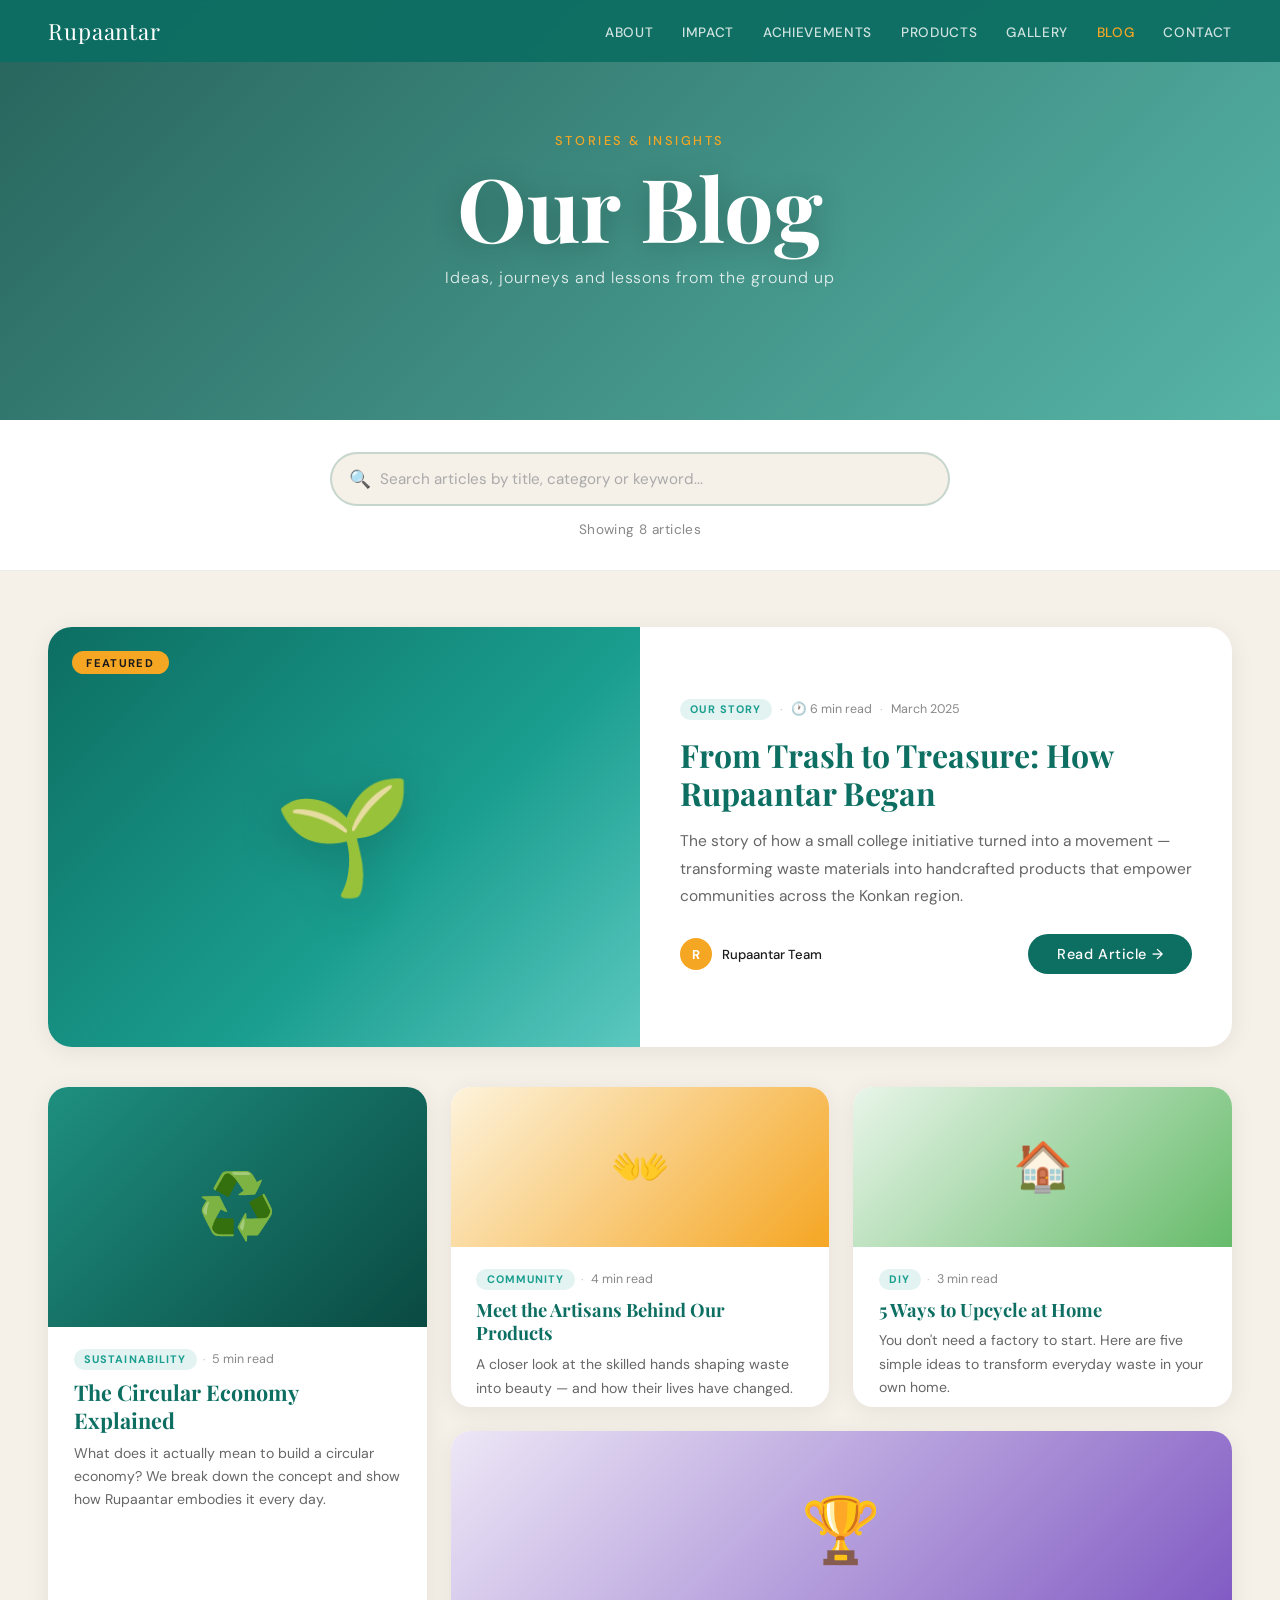
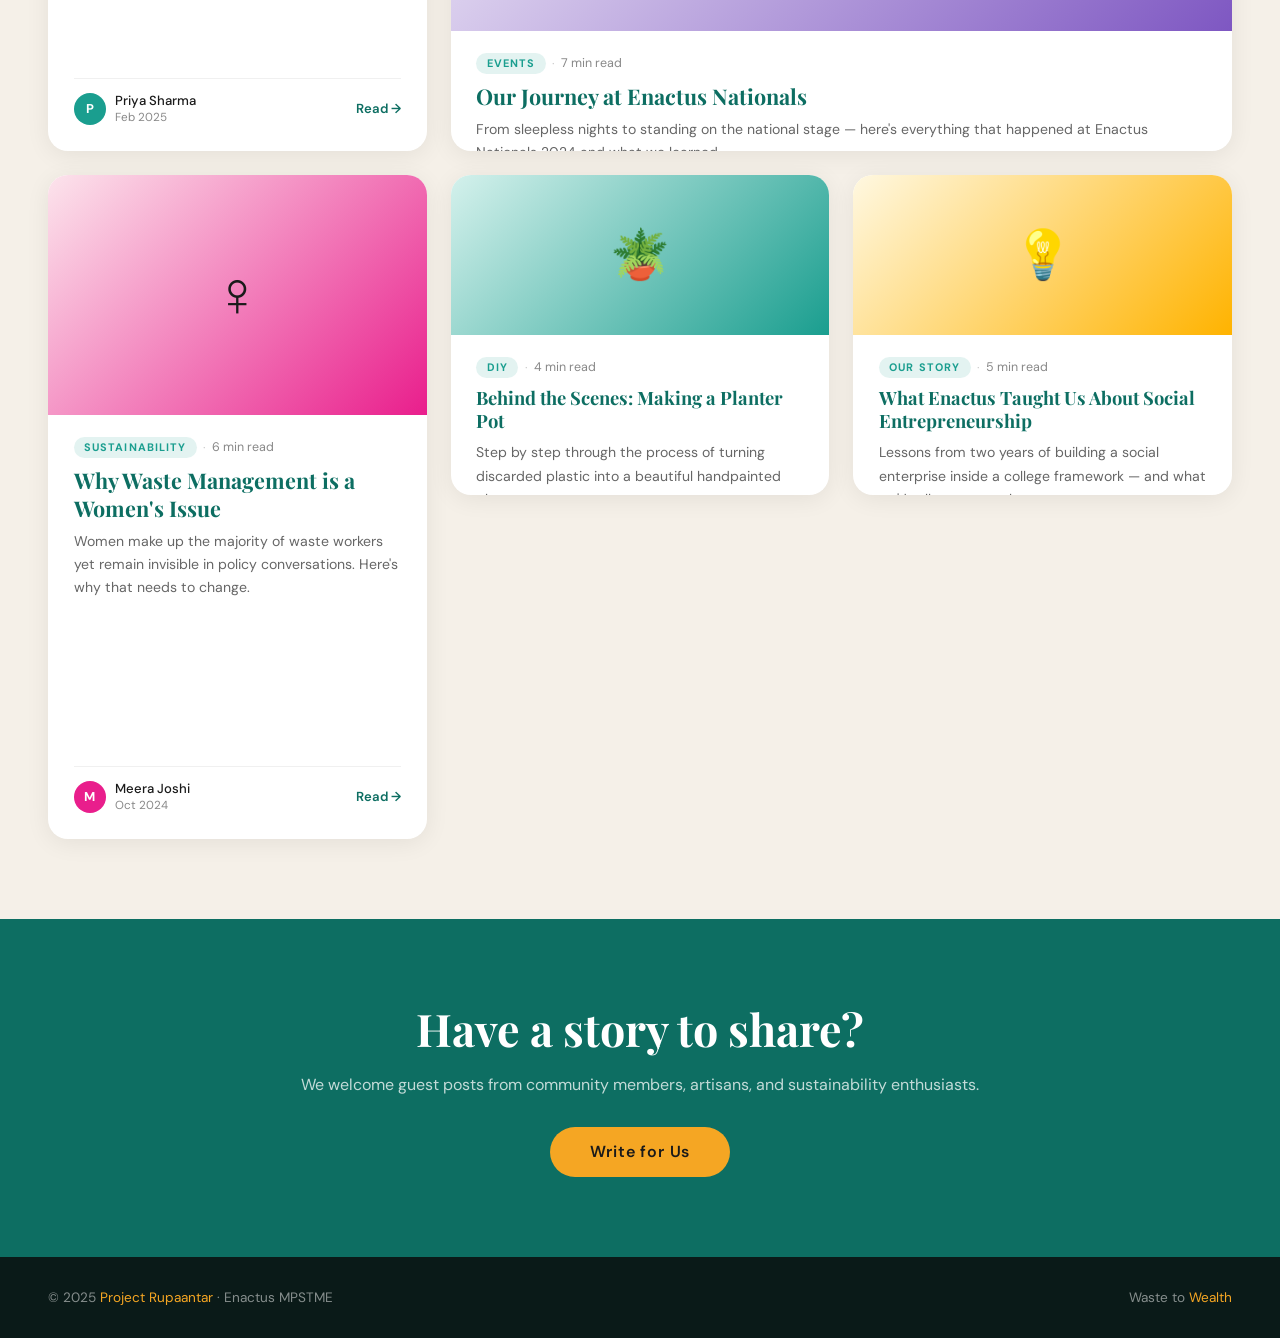
<file: blog.html>
<!DOCTYPE html>
<html lang="en">
<head>
  <meta charset="UTF-8" />
  <meta name="viewport" content="width=device-width, initial-scale=1.0"/>
  <title>Blog — Project Rupaantar</title>
  <link href="https://fonts.googleapis.com/css2?family=Playfair+Display:ital,wght@0,700;0,900;1,400&family=DM+Sans:wght@300;400;500&display=swap" rel="stylesheet"/>
  <link rel="stylesheet" href="blog.css" />
</head>
<body>

  <!-- NAV -->
  <nav>
    <a href="index.html" class="nav-logo">Rupaantar</a>
    <ul class="nav-links">
      <li><a href="index.html#about">About</a></li>
      <li><a href="index.html#impact">Impact</a></li>
      <li><a href="index.html#achievements">Achievements</a></li>
      <li><a href="products.html">Products</a></li>
      <li><a href="gallery.html">Gallery</a></li>
      <li><a href="blog.html" class="active">Blog</a></li>
      <li><a href="index.html#contact">Contact</a></li>
    </ul>
  </nav>

  <!-- PAGE HERO -->
  <section class="page-hero">
    <div class="hero-bg"></div>
    <div class="page-hero-content">
      <p class="hero-eyebrow">Stories & Insights</p>
      <h1>Our Blog</h1>
      <p class="hero-sub">Ideas, journeys and lessons from the ground up</p>
    </div>
  </section>

  <!-- SEARCH BAR -->
  <section class="search-section">
    <div class="search-wrap">
      <span class="search-icon">&#128269;</span>
      <input
        type="text"
        id="searchInput"
        class="search-input"
        placeholder="Search articles by title, category or keyword..."
        autocomplete="off"
      />
      <button class="search-clear" id="searchClear" aria-label="Clear search">&#10005;</button>
    </div>
    <p class="search-count" id="searchCount">Showing 8 articles</p>
  </section>

  <!-- FEATURED POST -->
  <section class="featured-section" id="featuredSection">
    <div class="featured-card" data-title="From Trash to Treasure: How Rupaantar Began" data-category="our story" data-author="Rupaantar Team" data-excerpt="The story of how a small college initiative turned into a movement — transforming waste materials into handcrafted products that empower communities across the Konkan region.">
      <div class="featured-img" style="background: linear-gradient(135deg, #0d6e62 0%, #1a9e8f 60%, #5bc8c0 100%);">
        <span class="featured-emoji">🌱</span>
      </div>
      <div class="featured-body">
        <div class="featured-meta">
          <span class="card-tag">Our Story</span>
          <span class="meta-dot">·</span>
          <span class="meta-item">&#128336; 6 min read</span>
          <span class="meta-dot">·</span>
          <span class="meta-item">March 2025</span>
        </div>
        <h2 class="featured-title">From Trash to Treasure: How Rupaantar Began</h2>
        <p class="featured-excerpt">The story of how a small college initiative turned into a movement — transforming waste materials into handcrafted products that empower communities across the Konkan region.</p>
        <div class="featured-footer">
          <div class="author-row">
            <div class="author-avatar" style="background: #f5a623;">R</div>
            <span class="author-name">Rupaantar Team</span>
          </div>
          <a href="#" class="read-more-btn">Read Article &#8594;</a>
        </div>
      </div>
    </div>
  </section>

  <!-- BLOG GRID -->
  <section class="blog-section">
    <div class="blog-grid" id="blogGrid">

      <article class="blog-card tall" data-title="The Circular Economy Explained" data-category="sustainability" data-author="Priya Sharma" data-excerpt="What does it actually mean to build a circular economy? We break down the concept and show how Rupaantar embodies it.">
        <div class="card-img" style="background: linear-gradient(135deg, #1e8f80, #0a4a42);">
          <span>♻️</span>
        </div>
        <div class="card-body">
          <div class="card-meta">
            <span class="card-tag">Sustainability</span>
            <span class="meta-dot">·</span>
            <span class="meta-item">5 min read</span>
          </div>
          <h3>The Circular Economy Explained</h3>
          <p>What does it actually mean to build a circular economy? We break down the concept and show how Rupaantar embodies it every day.</p>
          <div class="card-footer">
            <div class="author-row">
              <div class="author-avatar" style="background: #1a9e8f;">P</div>
              <div>
                <span class="author-name">Priya Sharma</span>
                <span class="author-date">Feb 2025</span>
              </div>
            </div>
            <a href="#" class="read-link">Read &#8594;</a>
          </div>
        </div>
      </article>

      <article class="blog-card" data-title="Meet the Artisans Behind Our Products" data-category="community" data-author="Arjun Patil" data-excerpt="A closer look at the skilled hands shaping waste into beauty — and how their lives have changed.">
        <div class="card-img" style="background: linear-gradient(135deg, #fdf3dc, #f5a623);">
          <span>👐</span>
        </div>
        <div class="card-body">
          <div class="card-meta">
            <span class="card-tag">Community</span>
            <span class="meta-dot">·</span>
            <span class="meta-item">4 min read</span>
          </div>
          <h3>Meet the Artisans Behind Our Products</h3>
          <p>A closer look at the skilled hands shaping waste into beauty — and how their lives have changed.</p>
          <div class="card-footer">
            <div class="author-row">
              <div class="author-avatar" style="background: #f5a623; color: #1a1a1a;">A</div>
              <div>
                <span class="author-name">Arjun Patil</span>
                <span class="author-date">Jan 2025</span>
              </div>
            </div>
            <a href="#" class="read-link">Read &#8594;</a>
          </div>
        </div>
      </article>

      <article class="blog-card" data-title="5 Ways to Upcycle at Home" data-category="diy" data-author="Sneha Kulkarni" data-excerpt="You don't need a factory to start upcycling. Here are five simple ideas to transform everyday waste in your own home.">
        <div class="card-img" style="background: linear-gradient(135deg, #e8f5e9, #66bb6a);">
          <span>🏠</span>
        </div>
        <div class="card-body">
          <div class="card-meta">
            <span class="card-tag">DIY</span>
            <span class="meta-dot">·</span>
            <span class="meta-item">3 min read</span>
          </div>
          <h3>5 Ways to Upcycle at Home</h3>
          <p>You don't need a factory to start. Here are five simple ideas to transform everyday waste in your own home.</p>
          <div class="card-footer">
            <div class="author-row">
              <div class="author-avatar" style="background: #66bb6a;">S</div>
              <div>
                <span class="author-name">Sneha Kulkarni</span>
                <span class="author-date">Dec 2024</span>
              </div>
            </div>
            <a href="#" class="read-link">Read &#8594;</a>
          </div>
        </div>
      </article>

      <article class="blog-card wide" data-title="Our Journey at Enactus Nationals" data-category="events" data-author="Rupaantar Team" data-excerpt="From sleepless nights to standing on the national stage — here's everything that happened at Enactus Nationals 2024 and what we learned from the experience.">
        <div class="card-img" style="background: linear-gradient(135deg, #ede7f6, #7e57c2);">
          <span>🏆</span>
        </div>
        <div class="card-body">
          <div class="card-meta">
            <span class="card-tag">Events</span>
            <span class="meta-dot">·</span>
            <span class="meta-item">7 min read</span>
          </div>
          <h3>Our Journey at Enactus Nationals</h3>
          <p>From sleepless nights to standing on the national stage — here's everything that happened at Enactus Nationals 2024 and what we learned.</p>
          <div class="card-footer">
            <div class="author-row">
              <div class="author-avatar" style="background: #7e57c2;">R</div>
              <div>
                <span class="author-name">Rupaantar Team</span>
                <span class="author-date">Nov 2024</span>
              </div>
            </div>
            <a href="#" class="read-link">Read &#8594;</a>
          </div>
        </div>
      </article>

      <article class="blog-card tall" data-title="Why Waste Management is a Women's Issue" data-category="sustainability" data-author="Meera Joshi" data-excerpt="Women make up the majority of waste workers and yet remain invisible in policy conversations. Here's why that needs to change.">
        <div class="card-img" style="background: linear-gradient(135deg, #fce4ec, #e91e8c);">
          <span>♀️</span>
        </div>
        <div class="card-body">
          <div class="card-meta">
            <span class="card-tag">Sustainability</span>
            <span class="meta-dot">·</span>
            <span class="meta-item">6 min read</span>
          </div>
          <h3>Why Waste Management is a Women's Issue</h3>
          <p>Women make up the majority of waste workers yet remain invisible in policy conversations. Here's why that needs to change.</p>
          <div class="card-footer">
            <div class="author-row">
              <div class="author-avatar" style="background: #e91e8c;">M</div>
              <div>
                <span class="author-name">Meera Joshi</span>
                <span class="author-date">Oct 2024</span>
              </div>
            </div>
            <a href="#" class="read-link">Read &#8594;</a>
          </div>
        </div>
      </article>

      <article class="blog-card" data-title="Behind the Scenes: Making a Planter Pot" data-category="diy" data-author="Rahul Desai" data-excerpt="Step by step through the process of turning discarded plastic into a beautiful handpainted planter pot.">
        <div class="card-img" style="background: linear-gradient(135deg, #d4f1ec, #1a9e8f);">
          <span>🪴</span>
        </div>
        <div class="card-body">
          <div class="card-meta">
            <span class="card-tag">DIY</span>
            <span class="meta-dot">·</span>
            <span class="meta-item">4 min read</span>
          </div>
          <h3>Behind the Scenes: Making a Planter Pot</h3>
          <p>Step by step through the process of turning discarded plastic into a beautiful handpainted planter pot.</p>
          <div class="card-footer">
            <div class="author-row">
              <div class="author-avatar" style="background: #1a9e8f;">R</div>
              <div>
                <span class="author-name">Rahul Desai</span>
                <span class="author-date">Sep 2024</span>
              </div>
            </div>
            <a href="#" class="read-link">Read &#8594;</a>
          </div>
        </div>
      </article>

      <article class="blog-card" data-title="What Enactus Taught Us About Social Entrepreneurship" data-category="our story" data-author="Priya Sharma" data-excerpt="Lessons from two years of building a social enterprise inside a college framework — and what we'd tell our past selves.">
        <div class="card-img" style="background: linear-gradient(135deg, #fff8e1, #ffb300);">
          <span>💡</span>
        </div>
        <div class="card-body">
          <div class="card-meta">
            <span class="card-tag">Our Story</span>
            <span class="meta-dot">·</span>
            <span class="meta-item">5 min read</span>
          </div>
          <h3>What Enactus Taught Us About Social Entrepreneurship</h3>
          <p>Lessons from two years of building a social enterprise inside a college framework — and what we'd tell our past selves.</p>
          <div class="card-footer">
            <div class="author-row">
              <div class="author-avatar" style="background: #ffb300; color:#1a1a1a;">P</div>
              <div>
                <span class="author-name">Priya Sharma</span>
                <span class="author-date">Aug 2024</span>
              </div>
            </div>
            <a href="#" class="read-link">Read &#8594;</a>
          </div>
        </div>
      </article>

    </div>

    <!-- NO RESULTS -->
    <div class="no-results" id="noResults" style="display:none;">
      <span>🔍</span>
      <h3>No articles found</h3>
      <p>Try a different keyword or clear your search.</p>
    </div>
  </section>

  <!-- CTA BANNER -->
  <section class="cta-banner">
    <div class="cta-content">
      <h2>Have a story to share?</h2>
      <p>We welcome guest posts from community members, artisans, and sustainability enthusiasts.</p>
      <a href="index.html#contact" class="cta-btn">Write for Us</a>
    </div>
  </section>

  <!-- FOOTER -->
  <footer>
    <div>© 2025 <span>Project Rupaantar</span> · Enactus MPSTME</div>
    <div>Waste to <span>Wealth</span></div>
  </footer>

  <script src="blog.js"></script>
</body>
</html>
</file>
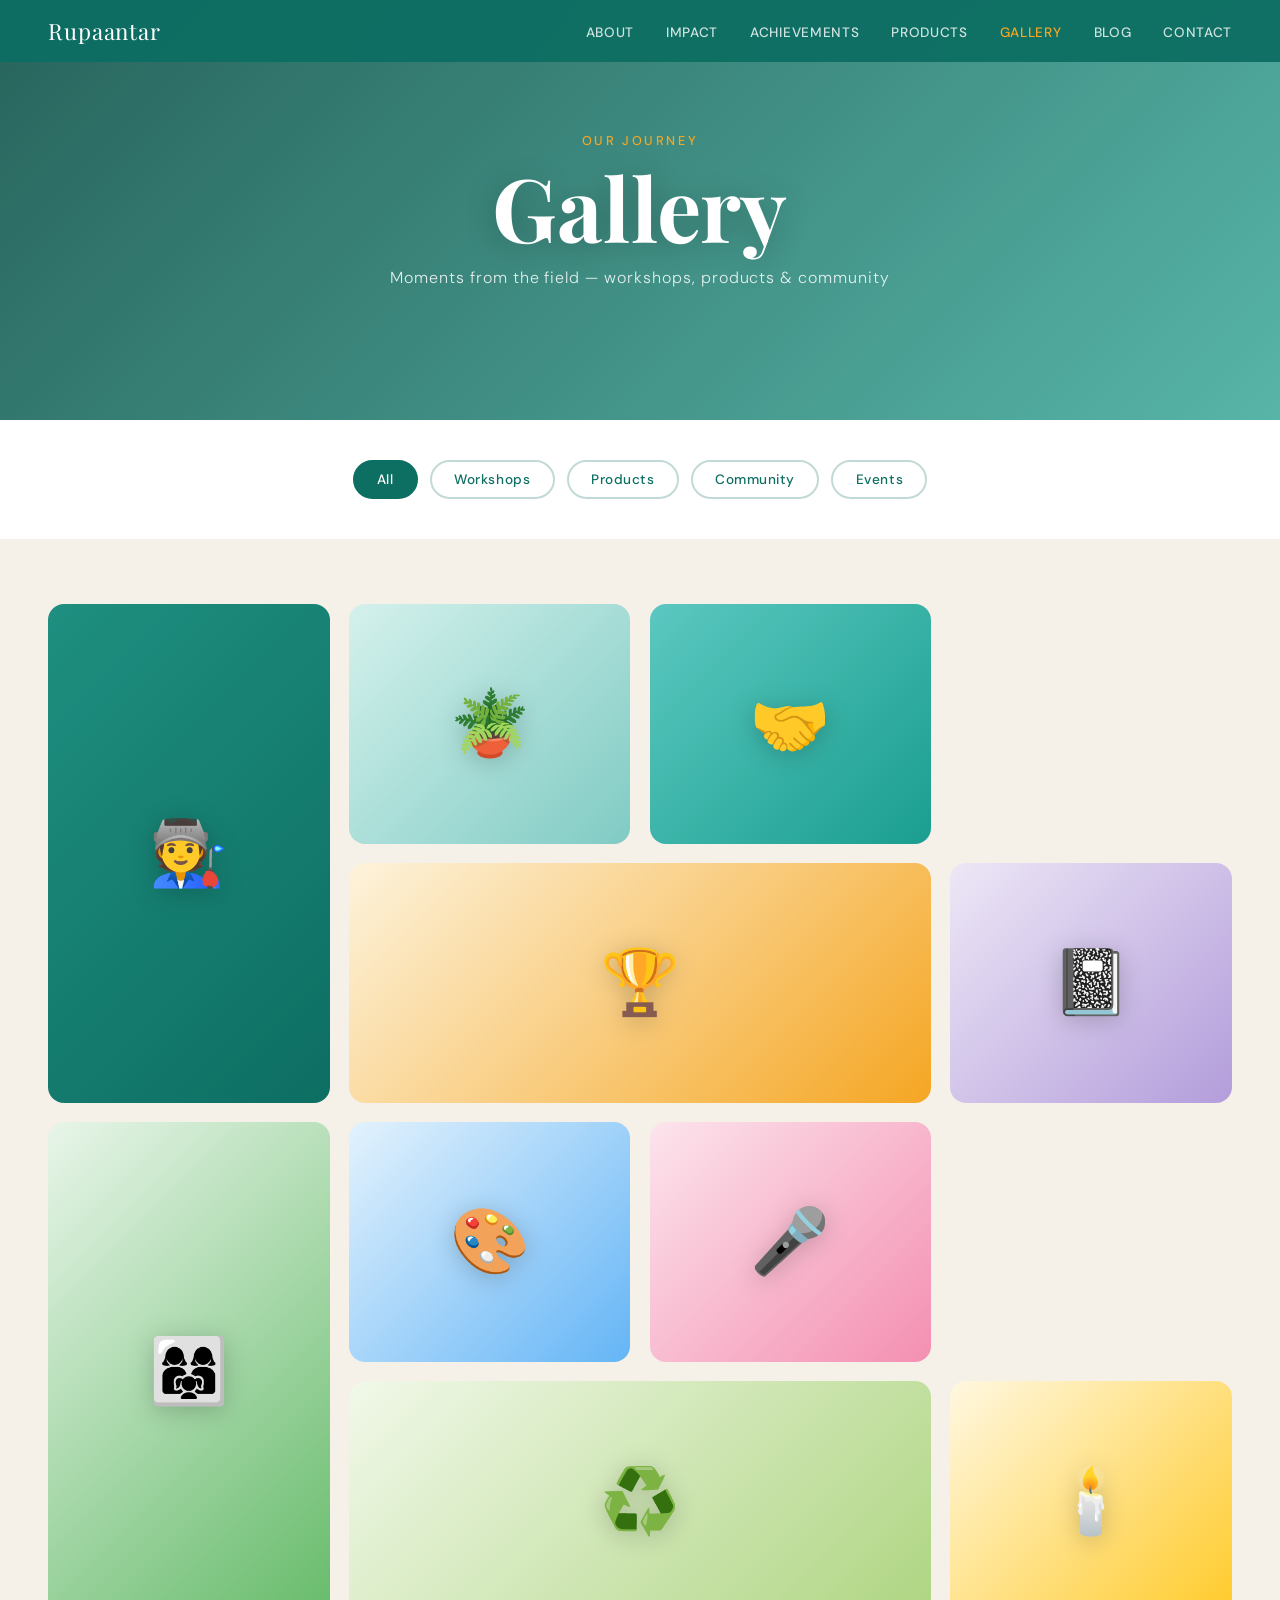
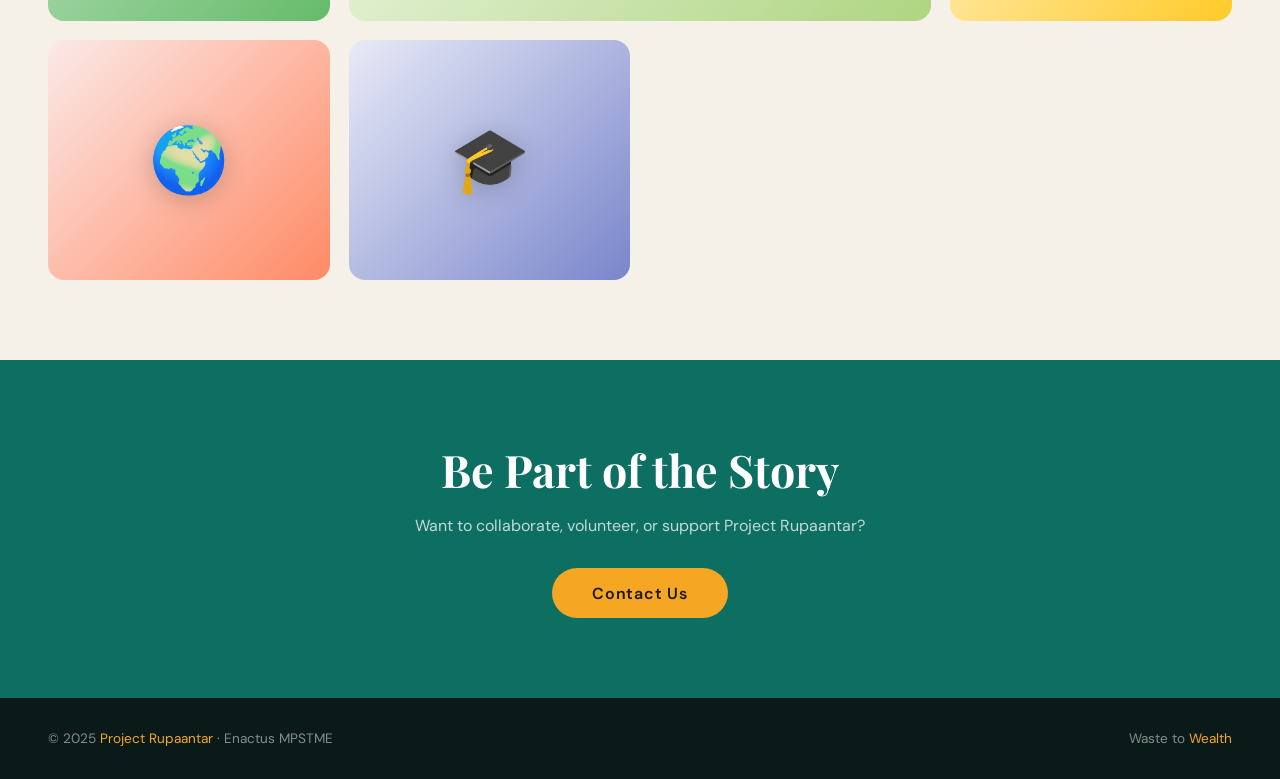
<file: gallery.html>
<!DOCTYPE html>
<html lang="en">
<head>
  <meta charset="UTF-8" />
  <meta name="viewport" content="width=device-width, initial-scale=1.0"/>
  <title>Gallery — Project Rupaantar</title>
  <link href="https://fonts.googleapis.com/css2?family=Playfair+Display:ital,wght@0,700;1,400&family=DM+Sans:wght@300;400;500&display=swap" rel="stylesheet"/>
  <link rel="stylesheet" href="gallery.css" />
</head>
<body>

  <!-- NAV -->
  <nav>
    <a href="index.html" class="nav-logo">Rupaantar</a>
    <ul class="nav-links">
      <li><a href="index.html#about">About</a></li>
      <li><a href="index.html#impact">Impact</a></li>
      <li><a href="index.html#achievements">Achievements</a></li>
      <li><a href="products.html">Products</a></li>
      <li><a href="gallery.html" class="active">Gallery</a></li>
      <li><a href="blog.html">Blog</a></li>
      <li><a href="index.html#contact">Contact</a></li>
    </ul>
  </nav>

  <!-- PAGE HERO -->
  <section class="page-hero">
    <div class="hero-bg"></div>
    <div class="page-hero-content">
      <p class="hero-eyebrow">Our Journey</p>
      <h1>Gallery</h1>
      <p class="hero-sub">Moments from the field — workshops, products & community</p>
    </div>
  </section>

  <!-- FILTER BAR -->
  <section class="filter-bar">
    <button class="filter-btn active" data-filter="all">All</button>
    <button class="filter-btn" data-filter="workshops">Workshops</button>
    <button class="filter-btn" data-filter="products">Products</button>
    <button class="filter-btn" data-filter="community">Community</button>
    <button class="filter-btn" data-filter="events">Events</button>
  </section>

  <!-- GALLERY GRID -->
  <section class="gallery-section">
    <div class="gallery-grid" id="galleryGrid">

      <div class="gallery-item tall" data-category="workshops">
        <div class="gallery-img" style="background: linear-gradient(135deg, #1e8f80, #0d6e62);">
          <span class="gallery-emoji">🧑‍🏭</span>
        </div>
        <div class="gallery-overlay">
          <span class="gallery-tag">Workshops</span>
          <p>Upcycling Training Session</p>
        </div>
      </div>

      <div class="gallery-item" data-category="products">
        <div class="gallery-img" style="background: linear-gradient(135deg, #d4f1ec, #80cbc4);">
          <span class="gallery-emoji">🪴</span>
        </div>
        <div class="gallery-overlay">
          <span class="gallery-tag">Products</span>
          <p>Planter Pot Collection</p>
        </div>
      </div>

      <div class="gallery-item" data-category="community">
        <div class="gallery-img" style="background: linear-gradient(135deg, #5bc8c0, #1a9e8f);">
          <span class="gallery-emoji">🤝</span>
        </div>
        <div class="gallery-overlay">
          <span class="gallery-tag">Community</span>
          <p>Beneficiary Meeting</p>
        </div>
      </div>

      <div class="gallery-item wide" data-category="events">
        <div class="gallery-img" style="background: linear-gradient(135deg, #fdf3dc, #f5a623);">
          <span class="gallery-emoji">🏆</span>
        </div>
        <div class="gallery-overlay">
          <span class="gallery-tag">Events</span>
          <p>Enactus Regional Competition</p>
        </div>
      </div>

      <div class="gallery-item" data-category="products">
        <div class="gallery-img" style="background: linear-gradient(135deg, #ede7f6, #b39ddb);">
          <span class="gallery-emoji">📓</span>
        </div>
        <div class="gallery-overlay">
          <span class="gallery-tag">Products</span>
          <p>Recycled Journal Display</p>
        </div>
      </div>

      <div class="gallery-item tall" data-category="community">
        <div class="gallery-img" style="background: linear-gradient(135deg, #e8f5e9, #66bb6a);">
          <span class="gallery-emoji">👩‍👩‍👧</span>
        </div>
        <div class="gallery-overlay">
          <span class="gallery-tag">Community</span>
          <p>Women Artisans at Work</p>
        </div>
      </div>

      <div class="gallery-item" data-category="workshops">
        <div class="gallery-img" style="background: linear-gradient(135deg, #e3f2fd, #64b5f6);">
          <span class="gallery-emoji">🎨</span>
        </div>
        <div class="gallery-overlay">
          <span class="gallery-tag">Workshops</span>
          <p>Mosaic Art Workshop</p>
        </div>
      </div>

      <div class="gallery-item" data-category="events">
        <div class="gallery-img" style="background: linear-gradient(135deg, #fce4ec, #f48fb1);">
          <span class="gallery-emoji">🎤</span>
        </div>
        <div class="gallery-overlay">
          <span class="gallery-tag">Events</span>
          <p>DM Chiplun Presentation</p>
        </div>
      </div>

      <div class="gallery-item wide" data-category="workshops">
        <div class="gallery-img" style="background: linear-gradient(135deg, #f1f8e9, #aed581);">
          <span class="gallery-emoji">♻️</span>
        </div>
        <div class="gallery-overlay">
          <span class="gallery-tag">Workshops</span>
          <p>Waste Sorting & Collection Drive</p>
        </div>
      </div>

      <div class="gallery-item" data-category="products">
        <div class="gallery-img" style="background: linear-gradient(135deg, #fff8e1, #ffca28);">
          <span class="gallery-emoji">🕯️</span>
        </div>
        <div class="gallery-overlay">
          <span class="gallery-tag">Products</span>
          <p>Soy Candle Range</p>
        </div>
      </div>

      <div class="gallery-item" data-category="community">
        <div class="gallery-img" style="background: linear-gradient(135deg, #fbe9e7, #ff8a65);">
          <span class="gallery-emoji">🌍</span>
        </div>
        <div class="gallery-overlay">
          <span class="gallery-tag">Community</span>
          <p>Village Outreach Program</p>
        </div>
      </div>

      <div class="gallery-item" data-category="events">
        <div class="gallery-img" style="background: linear-gradient(135deg, #e8eaf6, #7986cb);">
          <span class="gallery-emoji">🎓</span>
        </div>
        <div class="gallery-overlay">
          <span class="gallery-tag">Events</span>
          <p>Campus Awareness Campaign</p>
        </div>
      </div>

    </div>
    <p class="no-results" id="noResults" style="display:none;">No photos in this category yet.</p>
  </section>

  <!-- LIGHTBOX -->
  <div class="lightbox" id="lightbox">
    <button class="lightbox-close" id="lightboxClose">&#10005;</button>
    <div class="lightbox-content" id="lightboxContent"></div>
    <p class="lightbox-caption" id="lightboxCaption"></p>
  </div>

  <!-- CTA BANNER -->
  <section class="cta-banner">
    <div class="cta-content">
      <h2>Be Part of the Story</h2>
      <p>Want to collaborate, volunteer, or support Project Rupaantar?</p>
      <a href="index.html#contact" class="cta-btn">Contact Us</a>
    </div>
  </section>

  <!-- FOOTER -->
  <footer>
    <div>© 2025 <span>Project Rupaantar</span> · Enactus MPSTME</div>
    <div>Waste to <span>Wealth</span></div>
  </footer>

  <script src="gallery.js"></script>
</body>
</html>
</file>
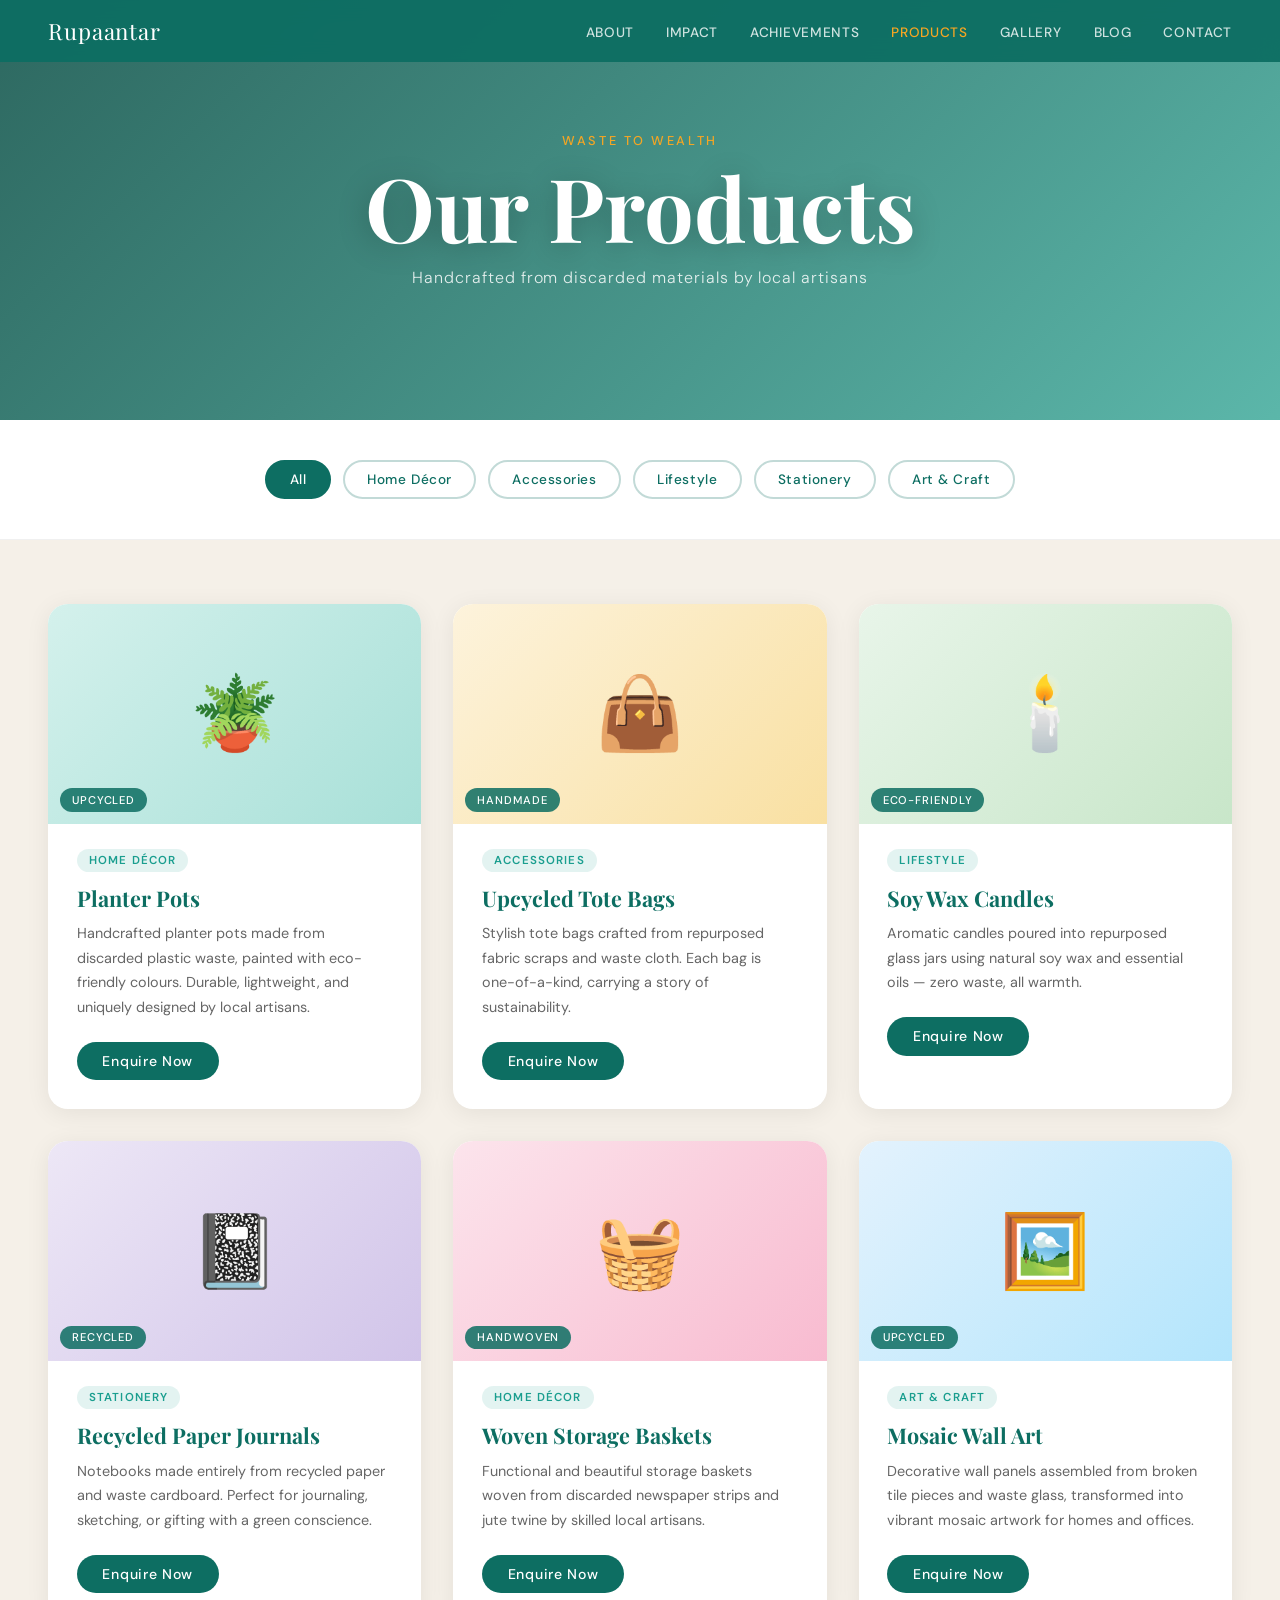
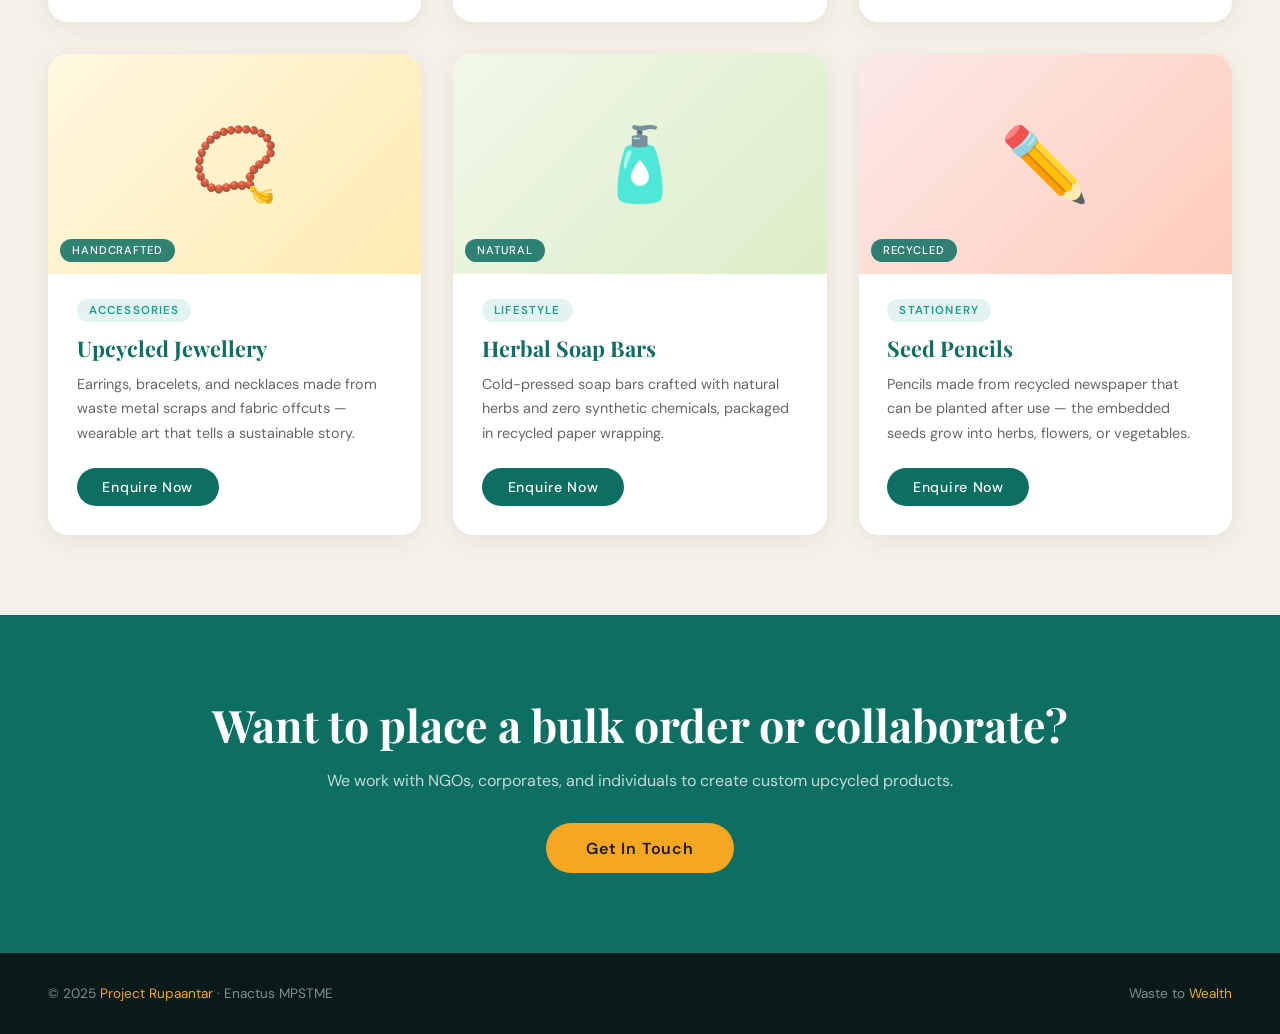
<file: products.html>
<!DOCTYPE html>
<html lang="en">
<head>
  <meta charset="UTF-8" />
  <meta name="viewport" content="width=device-width, initial-scale=1.0"/>
  <title>Products — Project Rupaantar</title>
  <link href="https://fonts.googleapis.com/css2?family=Playfair+Display:ital,wght@0,700;1,400&family=DM+Sans:wght@300;400;500&display=swap" rel="stylesheet"/>
  <link rel="stylesheet" href="products.css" />
</head>
<body>

  <!-- NAV -->
  <nav>
    <a href="index.html" class="nav-logo">Rupaantar</a>
    <ul class="nav-links">
      <li><a href="index.html#about">About</a></li>
      <li><a href="index.html#impact">Impact</a></li>
      <li><a href="index.html#achievements">Achievements</a></li>
      <li><a href="products.html" class="active">Products</a></li>
      <li><a href="gallery.html">Gallery</a></li>
      <li><a href="blog.html">Blog</a></li>
      <li><a href="index.html#contact">Contact</a></li>
    </ul>
  </nav>

  <!-- PAGE HERO -->
  <section class="page-hero">
    <div class="hero-bg"></div>
    <div class="page-hero-content">
      <p class="hero-eyebrow">Waste to Wealth</p>
      <h1>Our Products</h1>
      <p class="hero-sub">Handcrafted from discarded materials by local artisans</p>
    </div>
  </section>

  <!-- FILTER BAR -->
  <section class="filter-bar">
    <button class="filter-btn active" data-filter="all">All</button>
    <button class="filter-btn" data-filter="home-decor">Home Décor</button>
    <button class="filter-btn" data-filter="accessories">Accessories</button>
    <button class="filter-btn" data-filter="lifestyle">Lifestyle</button>
    <button class="filter-btn" data-filter="stationery">Stationery</button>
    <button class="filter-btn" data-filter="art-craft">Art & Craft</button>
  </section>

  <!-- PRODUCTS GRID -->
  <section class="products-section">
    <div class="products-grid" id="productsGrid">

      <div class="product-card" data-category="home-decor">
        <div class="product-img" style="background: linear-gradient(135deg, #d4f1ec, #a8e0d8);">
          🪴
          <span class="img-label">Upcycled</span>
        </div>
        <div class="product-body">
          <span class="product-tag">Home Décor</span>
          <h3>Planter Pots</h3>
          <p>Handcrafted planter pots made from discarded plastic waste, painted with eco-friendly colours. Durable, lightweight, and uniquely designed by local artisans.</p>
          <a href="index.html#contact" class="enquire-btn">Enquire Now</a>
        </div>
      </div>

      <div class="product-card" data-category="accessories">
        <div class="product-img" style="background: linear-gradient(135deg, #fdf3dc, #f9e0a2);">
          👜
          <span class="img-label">Handmade</span>
        </div>
        <div class="product-body">
          <span class="product-tag">Accessories</span>
          <h3>Upcycled Tote Bags</h3>
          <p>Stylish tote bags crafted from repurposed fabric scraps and waste cloth. Each bag is one-of-a-kind, carrying a story of sustainability.</p>
          <a href="index.html#contact" class="enquire-btn">Enquire Now</a>
        </div>
      </div>

      <div class="product-card" data-category="lifestyle">
        <div class="product-img" style="background: linear-gradient(135deg, #e8f5e9, #c8e6c9);">
          🕯️
          <span class="img-label">Eco-Friendly</span>
        </div>
        <div class="product-body">
          <span class="product-tag">Lifestyle</span>
          <h3>Soy Wax Candles</h3>
          <p>Aromatic candles poured into repurposed glass jars using natural soy wax and essential oils — zero waste, all warmth.</p>
          <a href="index.html#contact" class="enquire-btn">Enquire Now</a>
        </div>
      </div>

      <div class="product-card" data-category="stationery">
        <div class="product-img" style="background: linear-gradient(135deg, #ede7f6, #d1c4e9);">
          📓
          <span class="img-label">Recycled</span>
        </div>
        <div class="product-body">
          <span class="product-tag">Stationery</span>
          <h3>Recycled Paper Journals</h3>
          <p>Notebooks made entirely from recycled paper and waste cardboard. Perfect for journaling, sketching, or gifting with a green conscience.</p>
          <a href="index.html#contact" class="enquire-btn">Enquire Now</a>
        </div>
      </div>

      <div class="product-card" data-category="home-decor">
        <div class="product-img" style="background: linear-gradient(135deg, #fce4ec, #f8bbd0);">
          🧺
          <span class="img-label">Handwoven</span>
        </div>
        <div class="product-body">
          <span class="product-tag">Home Décor</span>
          <h3>Woven Storage Baskets</h3>
          <p>Functional and beautiful storage baskets woven from discarded newspaper strips and jute twine by skilled local artisans.</p>
          <a href="index.html#contact" class="enquire-btn">Enquire Now</a>
        </div>
      </div>

      <div class="product-card" data-category="art-craft">
        <div class="product-img" style="background: linear-gradient(135deg, #e3f2fd, #b3e5fc);">
          🖼️
          <span class="img-label">Upcycled</span>
        </div>
        <div class="product-body">
          <span class="product-tag">Art & Craft</span>
          <h3>Mosaic Wall Art</h3>
          <p>Decorative wall panels assembled from broken tile pieces and waste glass, transformed into vibrant mosaic artwork for homes and offices.</p>
          <a href="index.html#contact" class="enquire-btn">Enquire Now</a>
        </div>
      </div>

      <div class="product-card" data-category="accessories">
        <div class="product-img" style="background: linear-gradient(135deg, #fff8e1, #ffecb3);">
          📿
          <span class="img-label">Handcrafted</span>
        </div>
        <div class="product-body">
          <span class="product-tag">Accessories</span>
          <h3>Upcycled Jewellery</h3>
          <p>Earrings, bracelets, and necklaces made from waste metal scraps and fabric offcuts — wearable art that tells a sustainable story.</p>
          <a href="index.html#contact" class="enquire-btn">Enquire Now</a>
        </div>
      </div>

      <div class="product-card" data-category="lifestyle">
        <div class="product-img" style="background: linear-gradient(135deg, #f1f8e9, #dcedc8);">
          🧴
          <span class="img-label">Natural</span>
        </div>
        <div class="product-body">
          <span class="product-tag">Lifestyle</span>
          <h3>Herbal Soap Bars</h3>
          <p>Cold-pressed soap bars crafted with natural herbs and zero synthetic chemicals, packaged in recycled paper wrapping.</p>
          <a href="index.html#contact" class="enquire-btn">Enquire Now</a>
        </div>
      </div>

      <div class="product-card" data-category="stationery">
        <div class="product-img" style="background: linear-gradient(135deg, #fbe9e7, #ffccbc);">
          ✏️
          <span class="img-label">Recycled</span>
        </div>
        <div class="product-body">
          <span class="product-tag">Stationery</span>
          <h3>Seed Pencils</h3>
          <p>Pencils made from recycled newspaper that can be planted after use — the embedded seeds grow into herbs, flowers, or vegetables.</p>
          <a href="index.html#contact" class="enquire-btn">Enquire Now</a>
        </div>
      </div>

    </div>

    <p class="no-results" id="noResults" style="display:none;">No products found in this category.</p>
  </section>

  <!-- CTA BANNER -->
  <section class="cta-banner">
    <div class="cta-content">
      <h2>Want to place a bulk order or collaborate?</h2>
      <p>We work with NGOs, corporates, and individuals to create custom upcycled products.</p>
      <a href="index.html#contact" class="cta-btn">Get In Touch</a>
    </div>
  </section>

  <!-- FOOTER -->
  <footer>
    <div>© 2025 <span>Project Rupaantar</span> · Enactus MPSTME</div>
    <div>Waste to <span>Wealth</span></div>
  </footer>

  <script src="products.js"></script>
</body>
</html>
</file>
<file: blog.css>
/* ── RESET & VARIABLES ── */
*, *::before, *::after { box-sizing: border-box; margin: 0; padding: 0; }

:root {
  --teal: #1a9e8f;
  --teal-dark: #0d6e62;
  --teal-bg: #1e8f80;
  --gold: #f5a623;
  --cream: #f5f0e8;
  --dark: #1a1a1a;
  --white: #ffffff;
  --text-muted: #888;
  --card-shadow: 0 4px 24px rgba(0,0,0,0.07);
  --card-shadow-hover: 0 20px 50px rgba(0,0,0,0.13);
}

html { scroll-behavior: smooth; }

body {
  font-family: 'DM Sans', sans-serif;
  background: var(--cream);
  color: var(--dark);
  overflow-x: hidden;
}

/* ── NAV ── */
nav {
  position: fixed; top: 0; left: 0; right: 0; z-index: 100;
  display: flex; align-items: center; justify-content: space-between;
  padding: 1rem 3rem;
  background: rgba(13,110,98,0.95);
  backdrop-filter: blur(10px);
}

.nav-logo {
  font-family: 'Playfair Display', serif;
  font-size: 1.4rem; color: var(--white);
  letter-spacing: 0.04em; text-decoration: none;
}

.nav-links { display: flex; gap: 1.8rem; list-style: none; }

.nav-links a {
  color: rgba(255,255,255,0.8); text-decoration: none;
  font-size: 0.85rem; font-weight: 500;
  letter-spacing: 0.05em; text-transform: uppercase;
  transition: color 0.25s;
}

.nav-links a:hover,
.nav-links a.active { color: var(--gold); }

/* ── PAGE HERO ── */
.page-hero {
  position: relative; height: 420px;
  display: flex; align-items: center; justify-content: center;
  overflow: hidden;
}

.hero-bg {
  position: absolute; inset: 0;
  background:
    linear-gradient(135deg, rgba(10,80,72,0.88) 0%, rgba(26,158,143,0.72) 100%),
    url('https://images.unsplash.com/photo-1455390582262-044cdead277a?w=1600&auto=format&fit=crop') center/cover no-repeat;
}

.page-hero-content {
  position: relative; text-align: center; color: var(--white);
  animation: fadeUp 0.9s ease both;
}

.hero-eyebrow {
  font-size: 0.8rem; letter-spacing: 0.2em; text-transform: uppercase;
  color: var(--gold); margin-bottom: 0.75rem; font-weight: 500;
}

.page-hero-content h1 {
  font-family: 'Playfair Display', serif;
  font-size: clamp(3rem, 7vw, 5.5rem);
  line-height: 1.05;
  text-shadow: 0 4px 30px rgba(0,0,0,0.25);
}

.hero-sub {
  margin-top: 0.9rem; font-size: 1rem;
  font-weight: 300; opacity: 0.85; letter-spacing: 0.06em;
}

/* ── SEARCH ── */
.search-section {
  background: var(--white);
  padding: 2rem 3rem;
  border-bottom: 1px solid rgba(0,0,0,0.07);
  display: flex; flex-direction: column;
  align-items: center; gap: 0.9rem;
}

.search-wrap {
  position: relative; width: 100%; max-width: 620px;
  display: flex; align-items: center;
}

.search-icon {
  position: absolute; left: 1.2rem;
  font-size: 1.1rem; pointer-events: none;
  color: var(--text-muted);
}

.search-input {
  width: 100%;
  padding: 0.95rem 3rem 0.95rem 3rem;
  border: 2px solid rgba(13,110,98,0.2);
  border-radius: 50px;
  font-family: 'DM Sans', sans-serif;
  font-size: 0.95rem; color: var(--dark);
  background: var(--cream);
  outline: none;
  transition: border-color 0.3s, box-shadow 0.3s;
}

.search-input:focus {
  border-color: var(--teal);
  box-shadow: 0 0 0 4px rgba(26,158,143,0.1);
}

.search-input::placeholder { color: #aaa; }

.search-clear {
  position: absolute; right: 1.1rem;
  background: none; border: none;
  color: var(--text-muted); font-size: 1rem;
  cursor: pointer; display: none;
  transition: color 0.2s;
}

.search-clear:hover { color: var(--teal-dark); }
.search-clear.visible { display: block; }

.search-count {
  font-size: 0.85rem; color: var(--text-muted);
  letter-spacing: 0.03em;
}

/* ── FEATURED POST ── */
.featured-section {
  padding: 3.5rem 3rem 0;
}

.featured-card {
  display: grid;
  grid-template-columns: 1fr 1fr;
  border-radius: 24px;
  overflow: hidden;
  background: var(--white);
  box-shadow: var(--card-shadow);
  transition: transform 0.35s, box-shadow 0.35s;
  min-height: 420px;
}

.featured-card:hover {
  transform: translateY(-6px);
  box-shadow: var(--card-shadow-hover);
}

.featured-img {
  display: flex; align-items: center; justify-content: center;
  font-size: 7rem; min-height: 420px;
  position: relative; overflow: hidden;
}

.featured-img::after {
  content: 'Featured';
  position: absolute; top: 1.5rem; left: 1.5rem;
  background: var(--gold); color: var(--dark);
  font-size: 0.7rem; font-weight: 700;
  letter-spacing: 0.12em; text-transform: uppercase;
  padding: 0.3rem 0.9rem; border-radius: 50px;
}

.featured-emoji {
  filter: drop-shadow(0 8px 24px rgba(0,0,0,0.2));
}

.featured-body {
  padding: 3rem 2.5rem;
  display: flex; flex-direction: column; justify-content: center;
  gap: 1rem;
}

.featured-meta {
  display: flex; align-items: center; gap: 0.5rem;
  flex-wrap: wrap;
}

.featured-title {
  font-family: 'Playfair Display', serif;
  font-size: clamp(1.6rem, 2.5vw, 2.2rem);
  color: var(--teal-dark); line-height: 1.2;
}

.featured-excerpt {
  color: #666; line-height: 1.75; font-size: 0.97rem;
}

.featured-footer {
  display: flex; align-items: center;
  justify-content: space-between; margin-top: 0.5rem;
  flex-wrap: wrap; gap: 1rem;
}

/* ── BLOG GRID ── */
.blog-section {
  padding: 2.5rem 3rem 5rem;
}

.blog-grid {
  display: grid;
  grid-template-columns: repeat(3, 1fr);
  grid-auto-rows: 320px;
  gap: 1.5rem;
}

.blog-card {
  background: var(--white);
  border-radius: 20px; overflow: hidden;
  box-shadow: var(--card-shadow);
  display: flex; flex-direction: column;
  transition: transform 0.3s, box-shadow 0.3s;
  animation: fadeUp 0.5s ease both;
}

.blog-card:hover {
  transform: translateY(-7px);
  box-shadow: var(--card-shadow-hover);
}

/* Magazine sizing */
.blog-card.tall  { grid-row: span 2; }
.blog-card.wide  { grid-column: span 2; }

.blog-card.hidden { display: none; }

.card-img {
  display: flex; align-items: center; justify-content: center;
  font-size: 3rem; flex-shrink: 0;
  height: 160px; position: relative;
  transition: transform 0.4s;
}

.blog-card.tall .card-img  { height: 240px; font-size: 4rem; }
.blog-card.wide .card-img  { height: 200px; font-size: 4rem; }

.blog-card:hover .card-img { transform: scale(1.04); }

.card-body {
  padding: 1.4rem 1.6rem 1.6rem;
  display: flex; flex-direction: column;
  gap: 0.5rem; flex: 1;
}

.card-meta {
  display: flex; align-items: center; gap: 0.4rem;
  flex-wrap: wrap;
}

.card-tag {
  display: inline-block;
  background: rgba(26,158,143,0.12); color: var(--teal);
  font-size: 0.68rem; font-weight: 700;
  letter-spacing: 0.1em; text-transform: uppercase;
  padding: 0.2rem 0.65rem; border-radius: 50px;
}

.meta-dot { color: #ccc; font-size: 0.8rem; }

.meta-item {
  font-size: 0.78rem; color: var(--text-muted);
  font-weight: 400;
}

.card-body h3 {
  font-family: 'Playfair Display', serif;
  font-size: 1.15rem; color: var(--teal-dark);
  line-height: 1.3;
}

.blog-card.tall .card-body h3,
.blog-card.wide .card-body h3 { font-size: 1.35rem; }

.card-body p {
  font-size: 0.88rem; color: #666;
  line-height: 1.65; flex: 1;
  display: -webkit-box;
  -webkit-line-clamp: 3;
  -webkit-box-orient: vertical;
  overflow: hidden;
}

.card-footer {
  display: flex; align-items: center;
  justify-content: space-between;
  margin-top: auto; padding-top: 0.8rem;
  border-top: 1px solid rgba(0,0,0,0.06);
}

/* ── SHARED AUTHOR / BUTTON STYLES ── */
.author-row {
  display: flex; align-items: center; gap: 0.6rem;
}

.author-avatar {
  width: 32px; height: 32px; border-radius: 50%;
  display: flex; align-items: center; justify-content: center;
  color: var(--white); font-size: 0.8rem;
  font-weight: 700; flex-shrink: 0;
}

.author-name {
  font-size: 0.82rem; font-weight: 500; color: var(--dark);
  display: block;
}

.author-date {
  font-size: 0.73rem; color: var(--text-muted);
  display: block;
}

.read-link {
  font-size: 0.82rem; font-weight: 600;
  color: var(--teal-dark); text-decoration: none;
  white-space: nowrap;
  transition: color 0.2s, gap 0.2s;
}

.read-link:hover { color: var(--gold); }

.read-more-btn {
  display: inline-block;
  padding: 0.7rem 1.8rem;
  background: var(--teal-dark); color: var(--white);
  border-radius: 50px; font-size: 0.9rem;
  font-weight: 500; text-decoration: none;
  letter-spacing: 0.04em;
  transition: background 0.25s, transform 0.2s;
  white-space: nowrap;
}

.read-more-btn:hover {
  background: var(--gold); color: var(--dark);
  transform: scale(1.03);
}

/* ── NO RESULTS ── */
.no-results {
  text-align: center; padding: 5rem 2rem;
  display: flex; flex-direction: column;
  align-items: center; gap: 1rem;
}

.no-results span { font-size: 3rem; }

.no-results h3 {
  font-family: 'Playfair Display', serif;
  font-size: 1.5rem; color: var(--teal-dark);
}

.no-results p { color: var(--text-muted); font-size: 0.95rem; }

/* ── CTA BANNER ── */
.cta-banner {
  background: var(--teal-dark);
  padding: 5rem 3rem; text-align: center;
}

.cta-content h2 {
  font-family: 'Playfair Display', serif;
  font-size: clamp(1.8rem, 4vw, 2.8rem);
  color: var(--white); margin-bottom: 1rem;
}

.cta-content p {
  color: rgba(255,255,255,0.75);
  font-size: 1rem; margin-bottom: 2rem;
}

.cta-btn {
  display: inline-block;
  padding: 0.9rem 2.5rem;
  background: var(--gold); color: var(--dark);
  border-radius: 50px; font-size: 1rem;
  font-weight: 600; text-decoration: none;
  letter-spacing: 0.05em;
  transition: opacity 0.2s, transform 0.2s;
}

.cta-btn:hover { opacity: 0.88; transform: scale(1.03); }

/* ── FOOTER ── */
footer {
  background: #0a1a18;
  padding: 2rem 3rem;
  display: flex; align-items: center; justify-content: space-between;
  color: rgba(255,255,255,0.5); font-size: 0.85rem;
}

footer span { color: var(--gold); }

/* ── ANIMATION ── */
@keyframes fadeUp {
  from { opacity: 0; transform: translateY(28px); }
  to   { opacity: 1; transform: translateY(0); }
}

/* ── RESPONSIVE ── */

/* Tablet — 1024px */
@media (max-width: 1024px) {
  .blog-grid {
    grid-template-columns: repeat(2, 1fr);
    grid-auto-rows: 300px;
  }

  .blog-card.wide { grid-column: span 2; }
  .blog-card.tall { grid-row: span 2; }
}

/* Tablet — 900px */
@media (max-width: 900px) {

  nav {
    padding: 0.9rem 1.5rem;
    flex-wrap: wrap; gap: 0.5rem;
  }

  .nav-links {
    flex-wrap: wrap; justify-content: center; gap: 0.8rem;
  }

  .nav-links a { font-size: 0.8rem; }

  .page-hero { height: 320px; }

  .search-section { padding: 1.8rem 2rem; }

  .featured-section { padding: 2.5rem 2rem 0; }

  .featured-card {
    grid-template-columns: 1fr;
    min-height: auto;
  }

  .featured-img { min-height: 260px; font-size: 5rem; }

  .featured-body { padding: 2rem; }

  .blog-section { padding: 2rem 2rem 4rem; }

  .blog-grid {
    grid-template-columns: repeat(2, 1fr);
    grid-auto-rows: 280px;
    gap: 1.2rem;
  }

  .cta-banner { padding: 3.5rem 2rem; }

  footer {
    padding: 1.5rem 2rem;
    flex-direction: column; gap: 0.5rem; text-align: center;
  }
}

/* Mobile — 600px */
@media (max-width: 600px) {

  nav { padding: 0.8rem 1.2rem; }

  .nav-logo { font-size: 1.2rem; }

  .nav-links { gap: 0.5rem; }

  .nav-links a { font-size: 0.72rem; letter-spacing: 0.03em; }

  .page-hero { height: 250px; }

  .page-hero-content h1 { font-size: clamp(2rem, 11vw, 3rem); }

  .hero-sub { font-size: 0.85rem; }

  .search-section { padding: 1.4rem 1.2rem; }

  .search-input { font-size: 0.88rem; }

  .featured-section { padding: 1.8rem 1.2rem 0; }

  .featured-img { min-height: 200px; font-size: 4rem; }

  .featured-body { padding: 1.5rem; gap: 0.8rem; }

  .featured-title { font-size: 1.4rem; }

  .featured-excerpt { font-size: 0.9rem; }

  .read-more-btn { padding: 0.6rem 1.4rem; font-size: 0.85rem; }

  .blog-section { padding: 1.5rem 1.2rem 3rem; }

  .blog-grid {
    grid-template-columns: 1fr;
    grid-auto-rows: auto;
    gap: 1.2rem;
  }

  /* All cards same size on mobile */
  .blog-card.tall,
  .blog-card.wide {
    grid-row: span 1;
    grid-column: span 1;
  }

  .card-img { height: 160px !important; font-size: 3rem !important; }

  .card-body h3 { font-size: 1.1rem !important; }

  .cta-banner { padding: 3rem 1.2rem; }

  .cta-content h2 { font-size: 1.6rem; }

  footer { padding: 1.2rem; font-size: 0.78rem; }
}

/* Very small — 380px */
@media (max-width: 380px) {
  .nav-links a { font-size: 0.65rem; }

  .featured-img { min-height: 160px; font-size: 3rem; }
}
</file>
<file: gallery.css>
/* ── RESET & VARIABLES ── */
*, *::before, *::after { box-sizing: border-box; margin: 0; padding: 0; }

:root {
  --teal: #1a9e8f;
  --teal-dark: #0d6e62;
  --teal-bg: #1e8f80;
  --gold: #f5a623;
  --cream: #f5f0e8;
  --dark: #1a1a1a;
  --white: #ffffff;
}

html { scroll-behavior: smooth; }

body {
  font-family: 'DM Sans', sans-serif;
  background: var(--cream);
  color: var(--dark);
  overflow-x: hidden;
}

/* ── NAV ── */
nav {
  position: fixed; top: 0; left: 0; right: 0; z-index: 100;
  display: flex; align-items: center; justify-content: space-between;
  padding: 1rem 3rem;
  background: rgba(13, 110, 98, 0.95);
  backdrop-filter: blur(10px);
}

.nav-logo {
  font-family: 'Playfair Display', serif;
  font-size: 1.4rem; color: var(--white);
  letter-spacing: 0.04em; text-decoration: none;
}

.nav-links { display: flex; gap: 2rem; list-style: none; }

.nav-links a {
  color: rgba(255,255,255,0.8); text-decoration: none;
  font-size: 0.85rem; font-weight: 500;
  letter-spacing: 0.05em; text-transform: uppercase;
  transition: color 0.25s;
}

.nav-links a:hover,
.nav-links a.active { color: var(--gold); }

/* ── PAGE HERO ── */
.page-hero {
  position: relative; height: 420px;
  display: flex; align-items: center; justify-content: center;
  overflow: hidden;
}

.hero-bg {
  position: absolute; inset: 0;
  background:
    linear-gradient(135deg, rgba(10,80,72,0.88) 0%, rgba(26,158,143,0.72) 100%),
    url('https://images.unsplash.com/photo-1504711434969-e33886168f5c?w=1600&auto=format&fit=crop') center/cover no-repeat;
}

.page-hero-content {
  position: relative; text-align: center; color: var(--white);
  animation: fadeUp 0.9s ease both;
}

.hero-eyebrow {
  font-size: 0.8rem; letter-spacing: 0.2em; text-transform: uppercase;
  color: var(--gold); margin-bottom: 0.75rem; font-weight: 500;
}

.page-hero-content h1 {
  font-family: 'Playfair Display', serif;
  font-size: clamp(3rem, 7vw, 5.5rem);
  line-height: 1.05;
  text-shadow: 0 4px 30px rgba(0,0,0,0.25);
}

.hero-sub {
  margin-top: 0.9rem;
  font-size: 1rem; font-weight: 300;
  opacity: 0.85; letter-spacing: 0.06em;
}

/* ── FILTER BAR ── */
.filter-bar {
  display: flex; flex-wrap: wrap; gap: 0.75rem;
  justify-content: center;
  padding: 2.5rem 3rem;
  background: var(--white);
  border-bottom: 1px solid rgba(0,0,0,0.06);
}

.filter-btn {
  padding: 0.55rem 1.4rem;
  border: 2px solid rgba(13,110,98,0.25);
  border-radius: 50px; background: transparent;
  color: var(--teal-dark);
  font-family: 'DM Sans', sans-serif;
  font-size: 0.85rem; font-weight: 500;
  letter-spacing: 0.04em; cursor: pointer;
  transition: all 0.25s;
}

.filter-btn:hover { border-color: var(--teal-dark); background: rgba(13,110,98,0.06); }

.filter-btn.active {
  background: var(--teal-dark);
  border-color: var(--teal-dark);
  color: var(--white);
}

/* ── GALLERY ── */
.gallery-section {
  padding: 4rem 3rem 5rem;
  background: var(--cream);
}

.gallery-grid {
  display: grid;
  grid-template-columns: repeat(4, 1fr);
  grid-auto-rows: 240px;
  gap: 1.2rem;
}

.gallery-item {
  position: relative; border-radius: 16px;
  overflow: hidden; cursor: pointer;
  animation: fadeUp 0.5s ease both;
}

.gallery-item.tall  { grid-row: span 2; }
.gallery-item.wide  { grid-column: span 2; }

.gallery-item.hidden { display: none; }

.gallery-img {
  width: 100%; height: 100%;
  display: flex; align-items: center; justify-content: center;
  transition: transform 0.5s ease;
}

.gallery-emoji {
  font-size: 4rem;
  filter: drop-shadow(0 4px 12px rgba(0,0,0,0.2));
  transition: transform 0.4s ease;
}

.gallery-item:hover .gallery-img   { transform: scale(1.07); }
.gallery-item:hover .gallery-emoji { transform: scale(1.15); }

.gallery-overlay {
  position: absolute; inset: 0;
  background: linear-gradient(to top, rgba(0,0,0,0.72) 0%, transparent 55%);
  display: flex; flex-direction: column;
  justify-content: flex-end; padding: 1.2rem 1.3rem;
  opacity: 0; transition: opacity 0.35s ease;
}

.gallery-item:hover .gallery-overlay { opacity: 1; }

.gallery-tag {
  display: inline-block;
  background: var(--gold); color: var(--dark);
  font-size: 0.68rem; font-weight: 700;
  letter-spacing: 0.1em; text-transform: uppercase;
  padding: 0.2rem 0.65rem; border-radius: 50px;
  margin-bottom: 0.4rem; align-self: flex-start;
}

.gallery-overlay p {
  color: var(--white); font-size: 0.95rem;
  font-weight: 500; line-height: 1.3;
}

.no-results {
  text-align: center; color: #999;
  font-size: 1.1rem; padding: 3rem 0;
}

/* ── LIGHTBOX ── */
.lightbox {
  position: fixed; inset: 0; z-index: 999;
  background: rgba(0,0,0,0.92);
  display: none; align-items: center; justify-content: center;
  flex-direction: column; gap: 1.5rem;
  padding: 2rem;
  animation: fadeIn 0.3s ease;
}

.lightbox.open { display: flex; }

.lightbox-close {
  position: absolute; top: 1.5rem; right: 2rem;
  background: none; border: none;
  color: rgba(255,255,255,0.7); font-size: 1.8rem;
  cursor: pointer; transition: color 0.2s;
}

.lightbox-close:hover { color: var(--gold); }

.lightbox-content {
  width: min(700px, 90vw);
  height: min(500px, 70vh);
  border-radius: 16px; overflow: hidden;
  display: flex; align-items: center; justify-content: center;
  font-size: 8rem;
}

.lightbox-caption {
  color: rgba(255,255,255,0.8);
  font-size: 1rem; letter-spacing: 0.04em;
  text-align: center;
}

/* ── CTA BANNER ── */
.cta-banner {
  background: var(--teal-dark);
  padding: 5rem 3rem; text-align: center;
}

.cta-content h2 {
  font-family: 'Playfair Display', serif;
  font-size: clamp(1.8rem, 4vw, 2.8rem);
  color: var(--white); margin-bottom: 1rem;
}

.cta-content p {
  color: rgba(255,255,255,0.75);
  font-size: 1rem; margin-bottom: 2rem;
}

.cta-btn {
  display: inline-block;
  padding: 0.9rem 2.5rem;
  background: var(--gold); color: var(--dark);
  border-radius: 50px; font-size: 1rem;
  font-weight: 600; text-decoration: none;
  letter-spacing: 0.05em;
  transition: opacity 0.2s, transform 0.2s;
}

.cta-btn:hover { opacity: 0.88; transform: scale(1.03); }

/* ── FOOTER ── */
footer {
  background: #0a1a18;
  padding: 2rem 3rem;
  display: flex; align-items: center; justify-content: space-between;
  color: rgba(255,255,255,0.5); font-size: 0.85rem;
}

footer span { color: var(--gold); }

/* ── ANIMATIONS ── */
@keyframes fadeUp {
  from { opacity: 0; transform: translateY(30px); }
  to   { opacity: 1; transform: translateY(0); }
}

@keyframes fadeIn {
  from { opacity: 0; }
  to   { opacity: 1; }
}

/* ── RESPONSIVE ── */
@media (max-width: 1024px) {
  .gallery-grid { grid-template-columns: repeat(3, 1fr); }
}

@media (max-width: 700px) {
  .gallery-grid {
    grid-template-columns: repeat(2, 1fr);
    grid-auto-rows: 180px;
  }
  .gallery-item.wide { grid-column: span 1; }
  nav { padding: 1rem 1.5rem; }
  .nav-links { gap: 1rem; }
  .nav-links a { font-size: 0.75rem; }
  .gallery-section { padding: 2rem 1.5rem; }
}
/* ── RESET & VARIABLES ── */
*, *::before, *::after { box-sizing: border-box; margin: 0; padding: 0; }

:root {
  --teal: #1a9e8f;
  --teal-dark: #0d6e62;
  --teal-bg: #1e8f80;
  --gold: #f5a623;
  --cream: #f5f0e8;
  --dark: #1a1a1a;
  --white: #ffffff;
}

html { scroll-behavior: smooth; }

body {
  font-family: 'DM Sans', sans-serif;
  background: var(--cream);
  color: var(--dark);
  overflow-x: hidden;
}

/* ── NAV ── */
nav {
  position: fixed; top: 0; left: 0; right: 0; z-index: 100;
  display: flex; align-items: center; justify-content: space-between;
  padding: 1rem 3rem;
  background: rgba(13, 110, 98, 0.95);
  backdrop-filter: blur(10px);
}

.nav-logo {
  font-family: 'Playfair Display', serif;
  font-size: 1.4rem; color: var(--white);
  letter-spacing: 0.04em; text-decoration: none;
}

.nav-links { display: flex; gap: 2rem; list-style: none; }

.nav-links a {
  color: rgba(255,255,255,0.8); text-decoration: none;
  font-size: 0.85rem; font-weight: 500;
  letter-spacing: 0.05em; text-transform: uppercase;
  transition: color 0.25s;
}

.nav-links a:hover,
.nav-links a.active { color: var(--gold); }

/* ── PAGE HERO ── */
.page-hero {
  position: relative; height: 420px;
  display: flex; align-items: center; justify-content: center;
  overflow: hidden;
}

.hero-bg {
  position: absolute; inset: 0;
  background:
    linear-gradient(135deg, rgba(10,80,72,0.88) 0%, rgba(26,158,143,0.72) 100%),
    url('https://images.unsplash.com/photo-1504711434969-e33886168f5c?w=1600&auto=format&fit=crop') center/cover no-repeat;
}

.page-hero-content {
  position: relative; text-align: center; color: var(--white);
  animation: fadeUp 0.9s ease both;
}

.hero-eyebrow {
  font-size: 0.8rem; letter-spacing: 0.2em; text-transform: uppercase;
  color: var(--gold); margin-bottom: 0.75rem; font-weight: 500;
}

.page-hero-content h1 {
  font-family: 'Playfair Display', serif;
  font-size: clamp(3rem, 7vw, 5.5rem);
  line-height: 1.05;
  text-shadow: 0 4px 30px rgba(0,0,0,0.25);
}

.hero-sub {
  margin-top: 0.9rem;
  font-size: 1rem; font-weight: 300;
  opacity: 0.85; letter-spacing: 0.06em;
}

/* ── FILTER BAR ── */
.filter-bar {
  display: flex; flex-wrap: wrap; gap: 0.75rem;
  justify-content: center;
  padding: 2.5rem 3rem;
  background: var(--white);
  border-bottom: 1px solid rgba(0,0,0,0.06);
}

.filter-btn {
  padding: 0.55rem 1.4rem;
  border: 2px solid rgba(13,110,98,0.25);
  border-radius: 50px; background: transparent;
  color: var(--teal-dark);
  font-family: 'DM Sans', sans-serif;
  font-size: 0.85rem; font-weight: 500;
  letter-spacing: 0.04em; cursor: pointer;
  transition: all 0.25s;
}

.filter-btn:hover { border-color: var(--teal-dark); background: rgba(13,110,98,0.06); }

.filter-btn.active {
  background: var(--teal-dark);
  border-color: var(--teal-dark);
  color: var(--white);
}

/* ── GALLERY ── */
.gallery-section {
  padding: 4rem 3rem 5rem;
  background: var(--cream);
}

.gallery-grid {
  display: grid;
  grid-template-columns: repeat(4, 1fr);
  grid-auto-rows: 240px;
  gap: 1.2rem;
}

.gallery-item {
  position: relative; border-radius: 16px;
  overflow: hidden; cursor: pointer;
  animation: fadeUp 0.5s ease both;
}

.gallery-item.tall  { grid-row: span 2; }
.gallery-item.wide  { grid-column: span 2; }

.gallery-item.hidden { display: none; }

.gallery-img {
  width: 100%; height: 100%;
  display: flex; align-items: center; justify-content: center;
  transition: transform 0.5s ease;
}

.gallery-emoji {
  font-size: 4rem;
  filter: drop-shadow(0 4px 12px rgba(0,0,0,0.2));
  transition: transform 0.4s ease;
}

.gallery-item:hover .gallery-img   { transform: scale(1.07); }
.gallery-item:hover .gallery-emoji { transform: scale(1.15); }

.gallery-overlay {
  position: absolute; inset: 0;
  background: linear-gradient(to top, rgba(0,0,0,0.72) 0%, transparent 55%);
  display: flex; flex-direction: column;
  justify-content: flex-end; padding: 1.2rem 1.3rem;
  opacity: 0; transition: opacity 0.35s ease;
}

.gallery-item:hover .gallery-overlay { opacity: 1; }

.gallery-tag {
  display: inline-block;
  background: var(--gold); color: var(--dark);
  font-size: 0.68rem; font-weight: 700;
  letter-spacing: 0.1em; text-transform: uppercase;
  padding: 0.2rem 0.65rem; border-radius: 50px;
  margin-bottom: 0.4rem; align-self: flex-start;
}

.gallery-overlay p {
  color: var(--white); font-size: 0.95rem;
  font-weight: 500; line-height: 1.3;
}

.no-results {
  text-align: center; color: #999;
  font-size: 1.1rem; padding: 3rem 0;
}

/* ── LIGHTBOX ── */
.lightbox {
  position: fixed; inset: 0; z-index: 999;
  background: rgba(0,0,0,0.92);
  display: none; align-items: center; justify-content: center;
  flex-direction: column; gap: 1.5rem;
  padding: 2rem;
  animation: fadeIn 0.3s ease;
}

.lightbox.open { display: flex; }

.lightbox-close {
  position: absolute; top: 1.5rem; right: 2rem;
  background: none; border: none;
  color: rgba(255,255,255,0.7); font-size: 1.8rem;
  cursor: pointer; transition: color 0.2s;
}

.lightbox-close:hover { color: var(--gold); }

.lightbox-content {
  width: min(700px, 90vw);
  height: min(500px, 70vh);
  border-radius: 16px; overflow: hidden;
  display: flex; align-items: center; justify-content: center;
  font-size: 8rem;
}

.lightbox-caption {
  color: rgba(255,255,255,0.8);
  font-size: 1rem; letter-spacing: 0.04em;
  text-align: center;
}

/* ── CTA BANNER ── */
.cta-banner {
  background: var(--teal-dark);
  padding: 5rem 3rem; text-align: center;
}

.cta-content h2 {
  font-family: 'Playfair Display', serif;
  font-size: clamp(1.8rem, 4vw, 2.8rem);
  color: var(--white); margin-bottom: 1rem;
}

.cta-content p {
  color: rgba(255,255,255,0.75);
  font-size: 1rem; margin-bottom: 2rem;
}

.cta-btn {
  display: inline-block;
  padding: 0.9rem 2.5rem;
  background: var(--gold); color: var(--dark);
  border-radius: 50px; font-size: 1rem;
  font-weight: 600; text-decoration: none;
  letter-spacing: 0.05em;
  transition: opacity 0.2s, transform 0.2s;
}

.cta-btn:hover { opacity: 0.88; transform: scale(1.03); }

/* ── FOOTER ── */
footer {
  background: #0a1a18;
  padding: 2rem 3rem;
  display: flex; align-items: center; justify-content: space-between;
  color: rgba(255,255,255,0.5); font-size: 0.85rem;
}

footer span { color: var(--gold); }

/* ── ANIMATIONS ── */
@keyframes fadeUp {
  from { opacity: 0; transform: translateY(30px); }
  to   { opacity: 1; transform: translateY(0); }
}

@keyframes fadeIn {
  from { opacity: 0; }
  to   { opacity: 1; }
}

/* ── RESPONSIVE ── */

/* Tablet — 1024px and below */
@media (max-width: 1024px) {
  .gallery-grid {
    grid-template-columns: repeat(3, 1fr);
    grid-auto-rows: 220px;
  }
}

/* Tablet — 900px and below */
@media (max-width: 900px) {

  nav {
    padding: 0.9rem 1.5rem;
    flex-wrap: wrap;
    gap: 0.5rem;
  }

  .nav-links {
    flex-wrap: wrap;
    justify-content: center;
    gap: 0.8rem;
  }

  .nav-links a {
    font-size: 0.8rem;
  }

  .page-hero {
    height: 320px;
  }

  .filter-bar {
    padding: 1.8rem 2rem;
    gap: 0.6rem;
  }

  .gallery-section {
    padding: 3rem 2rem 4rem;
  }

  .gallery-grid {
    grid-template-columns: repeat(2, 1fr);
    grid-auto-rows: 200px;
    gap: 1rem;
  }

  /* Disable tall/wide spans on tablet to keep grid tidy */
  .gallery-item.tall {
    grid-row: span 1;
  }

  .gallery-item.wide {
    grid-column: span 2;
  }

  .lightbox-content {
    width: 90vw;
    height: 55vw;
    font-size: 6rem;
  }

  .cta-banner {
    padding: 3.5rem 2rem;
  }

  footer {
    padding: 1.5rem 2rem;
    flex-direction: column;
    gap: 0.5rem;
    text-align: center;
  }
}

/* Mobile — 600px and below */
@media (max-width: 600px) {

  nav {
    padding: 0.8rem 1.2rem;
  }

  .nav-logo {
    font-size: 1.2rem;
  }

  .nav-links {
    gap: 0.5rem;
  }

  .nav-links a {
    font-size: 0.72rem;
    letter-spacing: 0.03em;
  }

  .page-hero {
    height: 240px;
  }

  .page-hero-content h1 {
    font-size: clamp(2rem, 11vw, 3rem);
  }

  .hero-sub {
    font-size: 0.85rem;
  }

  .filter-bar {
    padding: 1.2rem 1rem;
    gap: 0.45rem;
  }

  .filter-btn {
    padding: 0.4rem 0.9rem;
    font-size: 0.75rem;
  }

  .gallery-section {
    padding: 1.8rem 1rem 3rem;
  }

  .gallery-grid {
    grid-template-columns: repeat(2, 1fr);
    grid-auto-rows: 160px;
    gap: 0.7rem;
  }

  /* All items same size on small mobile */
  .gallery-item.tall,
  .gallery-item.wide {
    grid-row: span 1;
    grid-column: span 1;
  }

  .gallery-emoji {
    font-size: 2.8rem;
  }

  .gallery-overlay {
    padding: 0.8rem 0.9rem;
  }

  .gallery-overlay p {
    font-size: 0.78rem;
  }

  .gallery-tag {
    font-size: 0.6rem;
    padding: 0.15rem 0.5rem;
  }

  /* Lightbox */
  .lightbox-content {
    width: 95vw;
    height: 60vw;
    font-size: 5rem;
  }

  .lightbox-caption {
    font-size: 0.88rem;
  }

  .lightbox-close {
    top: 1rem;
    right: 1rem;
    font-size: 1.4rem;
  }

  .cta-banner {
    padding: 3rem 1.2rem;
  }

  .cta-content h2 {
    font-size: 1.6rem;
  }

  footer {
    padding: 1.2rem;
    font-size: 0.78rem;
  }
}

/* Very small — 380px and below */
@media (max-width: 380px) {

  .nav-links a {
    font-size: 0.65rem;
  }

  .gallery-grid {
    grid-template-columns: 1fr 1fr;
    grid-auto-rows: 140px;
    gap: 0.5rem;
  }

  .filter-btn {
    padding: 0.35rem 0.75rem;
    font-size: 0.7rem;
  }
}
</file>
<file: products.css>
/* ── RESET & VARIABLES ── */
*, *::before, *::after { box-sizing: border-box; margin: 0; padding: 0; }

:root {
  --teal: #1a9e8f;
  --teal-dark: #0d6e62;
  --teal-bg: #1e8f80;
  --gold: #f5a623;
  --cream: #f5f0e8;
  --dark: #1a1a1a;
  --white: #ffffff;
}

html { scroll-behavior: smooth; }

body {
  font-family: 'DM Sans', sans-serif;
  background: var(--cream);
  color: var(--dark);
  overflow-x: hidden;
}

/* ── NAV ── */
nav {
  position: fixed; top: 0; left: 0; right: 0; z-index: 100;
  display: flex; align-items: center; justify-content: space-between;
  padding: 1rem 3rem;
  background: rgba(13, 110, 98, 0.95);
  backdrop-filter: blur(10px);
}

.nav-logo {
  font-family: 'Playfair Display', serif;
  font-size: 1.4rem; color: var(--white);
  letter-spacing: 0.04em; text-decoration: none;
}

.nav-links { display: flex; gap: 2rem; list-style: none; }

.nav-links a {
  color: rgba(255,255,255,0.8); text-decoration: none;
  font-size: 0.85rem; font-weight: 500;
  letter-spacing: 0.05em; text-transform: uppercase;
  transition: color 0.25s;
}

.nav-links a:hover,
.nav-links a.active { color: var(--gold); }

/* ── PAGE HERO ── */
.page-hero {
  position: relative; height: 420px;
  display: flex; align-items: center; justify-content: center;
  overflow: hidden;
}

.hero-bg {
  position: absolute; inset: 0;
  background:
    linear-gradient(135deg, rgba(10,80,72,0.85) 0%, rgba(26,158,143,0.7) 100%),
    url('https://images.unsplash.com/photo-1558618666-fcd25c85cd64?w=1600&auto=format&fit=crop') center/cover no-repeat;
}

.page-hero-content {
  position: relative; text-align: center; color: var(--white);
  animation: fadeUp 0.9s ease both;
}

.hero-eyebrow {
  font-size: 0.8rem; letter-spacing: 0.2em; text-transform: uppercase;
  color: var(--gold); margin-bottom: 0.75rem; font-weight: 500;
}

.page-hero-content h1 {
  font-family: 'Playfair Display', serif;
  font-size: clamp(3rem, 7vw, 5.5rem);
  line-height: 1.05;
  text-shadow: 0 4px 30px rgba(0,0,0,0.25);
}

.hero-sub {
  margin-top: 0.9rem;
  font-size: 1rem; font-weight: 300;
  opacity: 0.85; letter-spacing: 0.06em;
}

/* ── FILTER BAR ── */
.filter-bar {
  display: flex; flex-wrap: wrap; gap: 0.75rem;
  justify-content: center;
  padding: 2.5rem 3rem;
  background: var(--white);
  border-bottom: 1px solid rgba(0,0,0,0.06);
}

.filter-btn {
  padding: 0.55rem 1.4rem;
  border: 2px solid rgba(13,110,98,0.25);
  border-radius: 50px;
  background: transparent;
  color: var(--teal-dark);
  font-family: 'DM Sans', sans-serif;
  font-size: 0.85rem; font-weight: 500;
  letter-spacing: 0.04em; cursor: pointer;
  transition: all 0.25s;
}

.filter-btn:hover {
  border-color: var(--teal-dark);
  background: rgba(13,110,98,0.06);
}

.filter-btn.active {
  background: var(--teal-dark);
  border-color: var(--teal-dark);
  color: var(--white);
}

/* ── PRODUCTS GRID ── */
.products-section {
  padding: 4rem 3rem 5rem;
  background: var(--cream);
}

.products-grid {
  display: grid;
  grid-template-columns: repeat(3, 1fr);
  gap: 2rem;
}

.product-card {
  background: var(--white);
  border-radius: 20px;
  overflow: hidden;
  box-shadow: 0 4px 24px rgba(0,0,0,0.07);
  transition: transform 0.3s, box-shadow 0.3s, opacity 0.4s;
  animation: fadeUp 0.5s ease both;
}

.product-card:hover {
  transform: translateY(-8px);
  box-shadow: 0 20px 50px rgba(0,0,0,0.13);
}

.product-card.hidden {
  display: none;
}

.product-img {
  width: 100%; height: 220px;
  display: flex; align-items: center; justify-content: center;
  font-size: 4.5rem;
  position: relative; overflow: hidden;
}

.img-label {
  position: absolute; bottom: 0.75rem; left: 0.75rem;
  background: rgba(13,110,98,0.85); color: var(--white);
  font-size: 0.7rem; font-weight: 500;
  letter-spacing: 0.08em; text-transform: uppercase;
  padding: 0.3rem 0.75rem; border-radius: 50px;
}

.product-body { padding: 1.5rem 1.8rem 1.8rem; }

.product-tag {
  display: inline-block;
  background: rgba(26,158,143,0.12); color: var(--teal);
  font-size: 0.72rem; font-weight: 600;
  letter-spacing: 0.1em; text-transform: uppercase;
  padding: 0.25rem 0.75rem; border-radius: 50px;
  margin-bottom: 0.75rem;
}

.product-body h3 {
  font-family: 'Playfair Display', serif;
  font-size: 1.35rem; color: var(--teal-dark);
  margin-bottom: 0.6rem;
}

.product-body p {
  font-size: 0.9rem; color: #666;
  line-height: 1.7; margin-bottom: 1.4rem;
}

.enquire-btn {
  display: inline-block;
  padding: 0.65rem 1.6rem;
  background: var(--teal-dark); color: var(--white);
  border: none; border-radius: 50px;
  font-family: 'DM Sans', sans-serif;
  font-size: 0.88rem; font-weight: 500;
  letter-spacing: 0.05em; cursor: pointer;
  text-decoration: none;
  transition: background 0.25s, transform 0.2s;
}

.enquire-btn:hover {
  background: var(--gold); color: var(--dark);
  transform: scale(1.03);
}

.no-results {
  text-align: center; color: #999;
  font-size: 1.1rem; padding: 3rem 0;
  grid-column: 1 / -1;
}

/* ── CTA BANNER ── */
.cta-banner {
  background: var(--teal-dark);
  padding: 5rem 3rem;
  text-align: center;
}

.cta-content h2 {
  font-family: 'Playfair Display', serif;
  font-size: clamp(1.8rem, 4vw, 2.8rem);
  color: var(--white); margin-bottom: 1rem;
}

.cta-content p {
  color: rgba(255,255,255,0.75);
  font-size: 1rem; margin-bottom: 2rem;
}

.cta-btn {
  display: inline-block;
  padding: 0.9rem 2.5rem;
  background: var(--gold); color: var(--dark);
  border-radius: 50px; font-size: 1rem;
  font-weight: 600; text-decoration: none;
  letter-spacing: 0.05em;
  transition: opacity 0.2s, transform 0.2s;
}

.cta-btn:hover { opacity: 0.88; transform: scale(1.03); }

/* ── FOOTER ── */
footer {
  background: #0a1a18;
  padding: 2rem 3rem;
  display: flex; align-items: center; justify-content: space-between;
  color: rgba(255,255,255,0.5); font-size: 0.85rem;
}

footer span { color: var(--gold); }

/* ── ANIMATION ── */
@keyframes fadeUp {
  from { opacity: 0; transform: translateY(30px); }
  to   { opacity: 1; transform: translateY(0); }
}

/* ── RESPONSIVE ── */
@media (max-width: 1024px) {
  .products-grid { grid-template-columns: repeat(2, 1fr); }
}

@media (max-width: 700px) {
  .products-grid { grid-template-columns: 1fr; }
  nav { padding: 1rem 1.5rem; }
  .nav-links { gap: 1rem; }
  .nav-links a { font-size: 0.75rem; }
  .products-section, .filter-bar { padding: 2rem 1.5rem; }
}
/* ── RESET & VARIABLES ── */
*, *::before, *::after { box-sizing: border-box; margin: 0; padding: 0; }

:root {
  --teal: #1a9e8f;
  --teal-dark: #0d6e62;
  --teal-bg: #1e8f80;
  --gold: #f5a623;
  --cream: #f5f0e8;
  --dark: #1a1a1a;
  --white: #ffffff;
}

html { scroll-behavior: smooth; }

body {
  font-family: 'DM Sans', sans-serif;
  background: var(--cream);
  color: var(--dark);
  overflow-x: hidden;
}

/* ── NAV ── */
nav {
  position: fixed; top: 0; left: 0; right: 0; z-index: 100;
  display: flex; align-items: center; justify-content: space-between;
  padding: 1rem 3rem;
  background: rgba(13, 110, 98, 0.95);
  backdrop-filter: blur(10px);
}

.nav-logo {
  font-family: 'Playfair Display', serif;
  font-size: 1.4rem; color: var(--white);
  letter-spacing: 0.04em; text-decoration: none;
}

.nav-links { display: flex; gap: 2rem; list-style: none; }

.nav-links a {
  color: rgba(255,255,255,0.8); text-decoration: none;
  font-size: 0.85rem; font-weight: 500;
  letter-spacing: 0.05em; text-transform: uppercase;
  transition: color 0.25s;
}

.nav-links a:hover,
.nav-links a.active { color: var(--gold); }

/* ── PAGE HERO ── */
.page-hero {
  position: relative; height: 420px;
  display: flex; align-items: center; justify-content: center;
  overflow: hidden;
}

.hero-bg {
  position: absolute; inset: 0;
  background:
    linear-gradient(135deg, rgba(10,80,72,0.85) 0%, rgba(26,158,143,0.7) 100%),
    url('https://images.unsplash.com/photo-1558618666-fcd25c85cd64?w=1600&auto=format&fit=crop') center/cover no-repeat;
}

.page-hero-content {
  position: relative; text-align: center; color: var(--white);
  animation: fadeUp 0.9s ease both;
}

.hero-eyebrow {
  font-size: 0.8rem; letter-spacing: 0.2em; text-transform: uppercase;
  color: var(--gold); margin-bottom: 0.75rem; font-weight: 500;
}

.page-hero-content h1 {
  font-family: 'Playfair Display', serif;
  font-size: clamp(3rem, 7vw, 5.5rem);
  line-height: 1.05;
  text-shadow: 0 4px 30px rgba(0,0,0,0.25);
}

.hero-sub {
  margin-top: 0.9rem;
  font-size: 1rem; font-weight: 300;
  opacity: 0.85; letter-spacing: 0.06em;
}

/* ── FILTER BAR ── */
.filter-bar {
  display: flex; flex-wrap: wrap; gap: 0.75rem;
  justify-content: center;
  padding: 2.5rem 3rem;
  background: var(--white);
  border-bottom: 1px solid rgba(0,0,0,0.06);
}

.filter-btn {
  padding: 0.55rem 1.4rem;
  border: 2px solid rgba(13,110,98,0.25);
  border-radius: 50px;
  background: transparent;
  color: var(--teal-dark);
  font-family: 'DM Sans', sans-serif;
  font-size: 0.85rem; font-weight: 500;
  letter-spacing: 0.04em; cursor: pointer;
  transition: all 0.25s;
}

.filter-btn:hover {
  border-color: var(--teal-dark);
  background: rgba(13,110,98,0.06);
}

.filter-btn.active {
  background: var(--teal-dark);
  border-color: var(--teal-dark);
  color: var(--white);
}

/* ── PRODUCTS GRID ── */
.products-section {
  padding: 4rem 3rem 5rem;
  background: var(--cream);
}

.products-grid {
  display: grid;
  grid-template-columns: repeat(3, 1fr);
  gap: 2rem;
}

.product-card {
  background: var(--white);
  border-radius: 20px;
  overflow: hidden;
  box-shadow: 0 4px 24px rgba(0,0,0,0.07);
  transition: transform 0.3s, box-shadow 0.3s, opacity 0.4s;
  animation: fadeUp 0.5s ease both;
}

.product-card:hover {
  transform: translateY(-8px);
  box-shadow: 0 20px 50px rgba(0,0,0,0.13);
}

.product-card.hidden {
  display: none;
}

.product-img {
  width: 100%; height: 220px;
  display: flex; align-items: center; justify-content: center;
  font-size: 4.5rem;
  position: relative; overflow: hidden;
}

.img-label {
  position: absolute; bottom: 0.75rem; left: 0.75rem;
  background: rgba(13,110,98,0.85); color: var(--white);
  font-size: 0.7rem; font-weight: 500;
  letter-spacing: 0.08em; text-transform: uppercase;
  padding: 0.3rem 0.75rem; border-radius: 50px;
}

.product-body { padding: 1.5rem 1.8rem 1.8rem; }

.product-tag {
  display: inline-block;
  background: rgba(26,158,143,0.12); color: var(--teal);
  font-size: 0.72rem; font-weight: 600;
  letter-spacing: 0.1em; text-transform: uppercase;
  padding: 0.25rem 0.75rem; border-radius: 50px;
  margin-bottom: 0.75rem;
}

.product-body h3 {
  font-family: 'Playfair Display', serif;
  font-size: 1.35rem; color: var(--teal-dark);
  margin-bottom: 0.6rem;
}

.product-body p {
  font-size: 0.9rem; color: #666;
  line-height: 1.7; margin-bottom: 1.4rem;
}

.enquire-btn {
  display: inline-block;
  padding: 0.65rem 1.6rem;
  background: var(--teal-dark); color: var(--white);
  border: none; border-radius: 50px;
  font-family: 'DM Sans', sans-serif;
  font-size: 0.88rem; font-weight: 500;
  letter-spacing: 0.05em; cursor: pointer;
  text-decoration: none;
  transition: background 0.25s, transform 0.2s;
}

.enquire-btn:hover {
  background: var(--gold); color: var(--dark);
  transform: scale(1.03);
}

.no-results {
  text-align: center; color: #999;
  font-size: 1.1rem; padding: 3rem 0;
  grid-column: 1 / -1;
}

/* ── CTA BANNER ── */
.cta-banner {
  background: var(--teal-dark);
  padding: 5rem 3rem;
  text-align: center;
}

.cta-content h2 {
  font-family: 'Playfair Display', serif;
  font-size: clamp(1.8rem, 4vw, 2.8rem);
  color: var(--white); margin-bottom: 1rem;
}

.cta-content p {
  color: rgba(255,255,255,0.75);
  font-size: 1rem; margin-bottom: 2rem;
}

.cta-btn {
  display: inline-block;
  padding: 0.9rem 2.5rem;
  background: var(--gold); color: var(--dark);
  border-radius: 50px; font-size: 1rem;
  font-weight: 600; text-decoration: none;
  letter-spacing: 0.05em;
  transition: opacity 0.2s, transform 0.2s;
}

.cta-btn:hover { opacity: 0.88; transform: scale(1.03); }

/* ── FOOTER ── */
footer {
  background: #0a1a18;
  padding: 2rem 3rem;
  display: flex; align-items: center; justify-content: space-between;
  color: rgba(255,255,255,0.5); font-size: 0.85rem;
}

footer span { color: var(--gold); }

/* ── ANIMATION ── */
@keyframes fadeUp {
  from { opacity: 0; transform: translateY(30px); }
  to   { opacity: 1; transform: translateY(0); }
}

/* ── RESPONSIVE ── */
/* ── RESPONSIVE ── */

/* Tablet — 1024px and below */
@media (max-width: 1024px) {
  .products-grid {
    grid-template-columns: repeat(2, 1fr);
  }
}

/* Tablet — 900px and below */
@media (max-width: 900px) {

  nav {
    padding: 0.9rem 1.5rem;
    flex-wrap: wrap;
    gap: 0.5rem;
  }

  .nav-links {
    flex-wrap: wrap;
    justify-content: center;
    gap: 0.8rem;
  }

  .nav-links a {
    font-size: 0.8rem;
  }

  .page-hero {
    height: 320px;
  }

  .filter-bar {
    padding: 1.8rem 2rem;
    gap: 0.6rem;
  }

  .products-section {
    padding: 3rem 2rem 4rem;
  }

  .products-grid {
    gap: 1.5rem;
  }

  .cta-banner {
    padding: 3.5rem 2rem;
  }

  footer {
    padding: 1.5rem 2rem;
    flex-direction: column;
    gap: 0.5rem;
    text-align: center;
  }
}

/* Mobile — 600px and below */
@media (max-width: 600px) {

  nav {
    padding: 0.8rem 1.2rem;
  }

  .nav-logo {
    font-size: 1.2rem;
  }

  .nav-links {
    gap: 0.5rem;
  }

  .nav-links a {
    font-size: 0.72rem;
    letter-spacing: 0.03em;
  }

  .page-hero {
    height: 260px;
  }

  .page-hero-content h1 {
    font-size: clamp(2rem, 11vw, 3rem);
  }

  .hero-sub {
    font-size: 0.85rem;
  }

  .filter-bar {
    padding: 1.4rem 1.2rem;
    gap: 0.5rem;
  }

  .filter-btn {
    padding: 0.45rem 1rem;
    font-size: 0.78rem;
  }

  .products-section {
    padding: 2rem 1.2rem 3rem;
  }

  .products-grid {
    grid-template-columns: 1fr;
    gap: 1.2rem;
  }

  .product-img {
    height: 180px;
    font-size: 3.5rem;
  }

  .product-body {
    padding: 1.2rem 1.4rem 1.5rem;
  }

  .product-body h3 {
    font-size: 1.2rem;
  }

  .product-body p {
    font-size: 0.88rem;
  }

  .cta-banner {
    padding: 3rem 1.2rem;
  }

  .cta-content h2 {
    font-size: 1.6rem;
  }

  footer {
    padding: 1.2rem;
    font-size: 0.78rem;
  }
}

/* Very small — 380px and below */
@media (max-width: 380px) {
  .nav-links a {
    font-size: 0.65rem;
  }

  .filter-btn {
    padding: 0.4rem 0.85rem;
    font-size: 0.72rem;
  }
}
</file>
